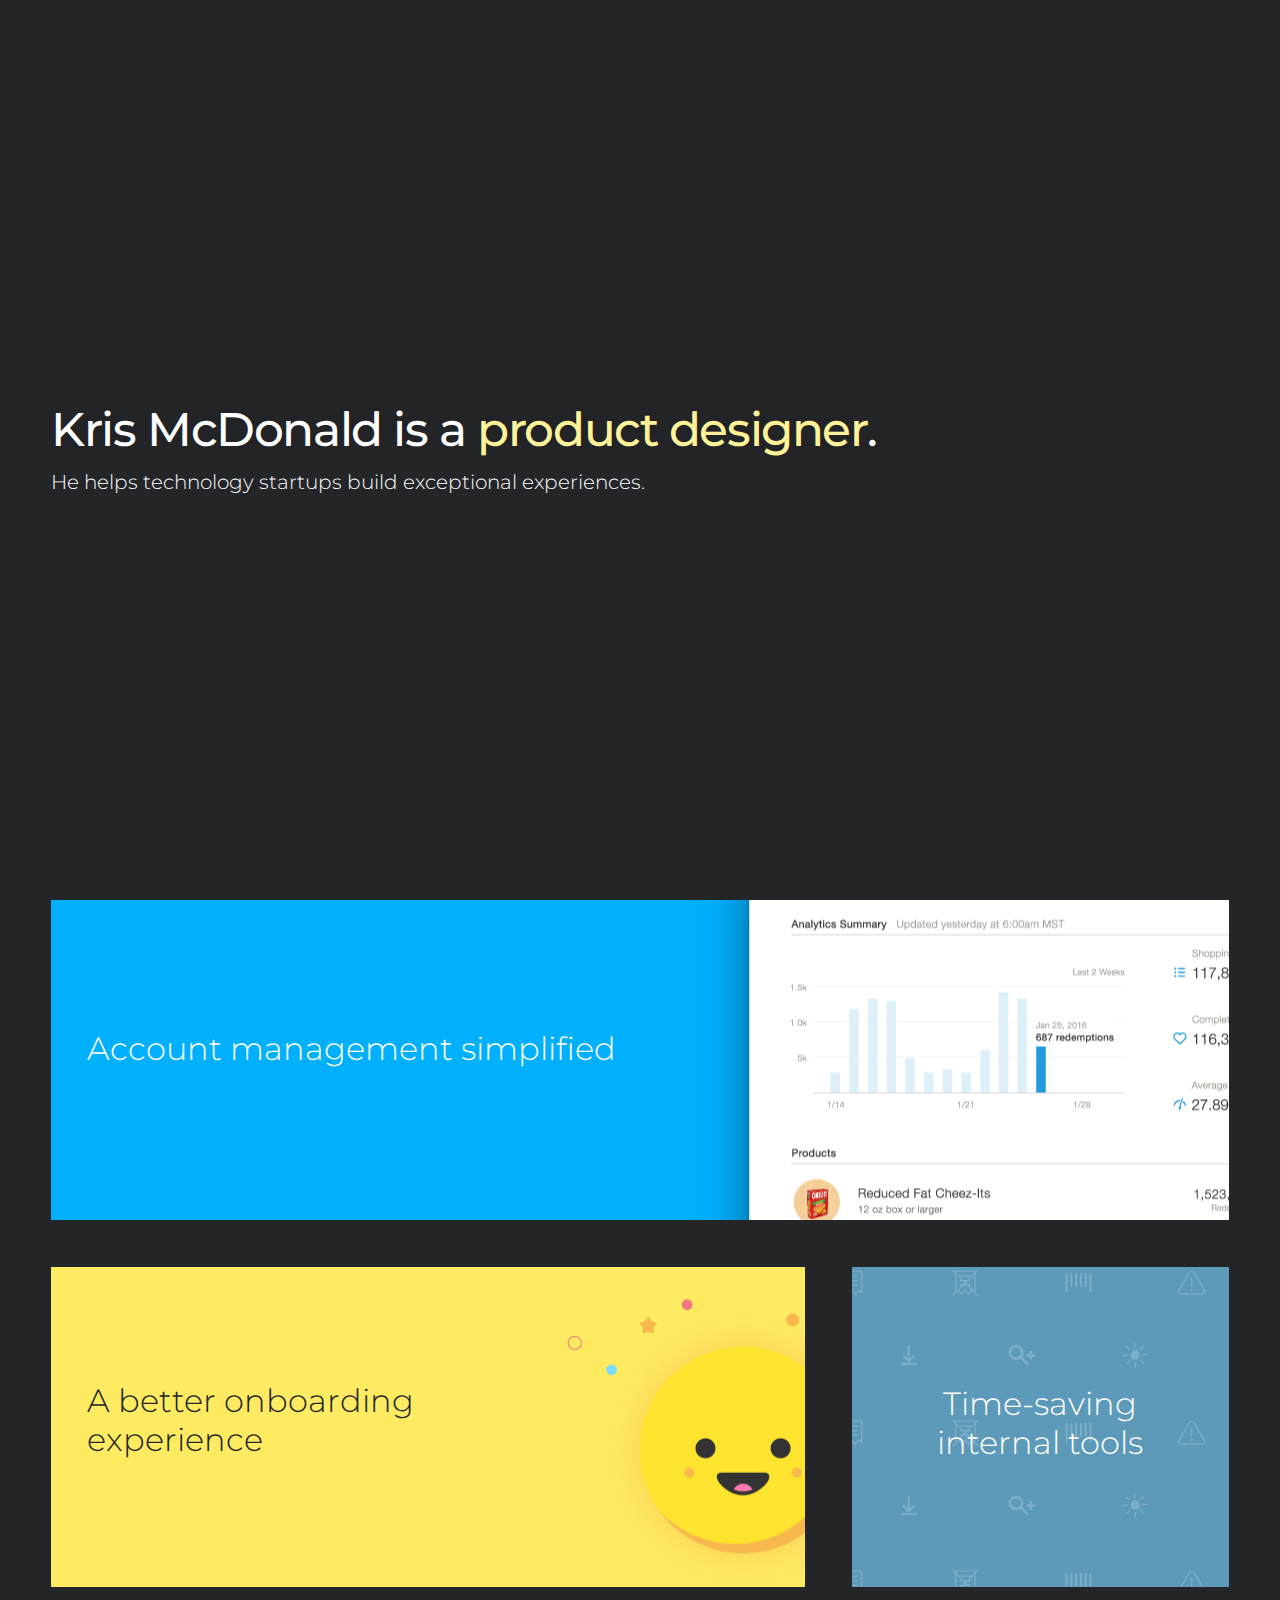
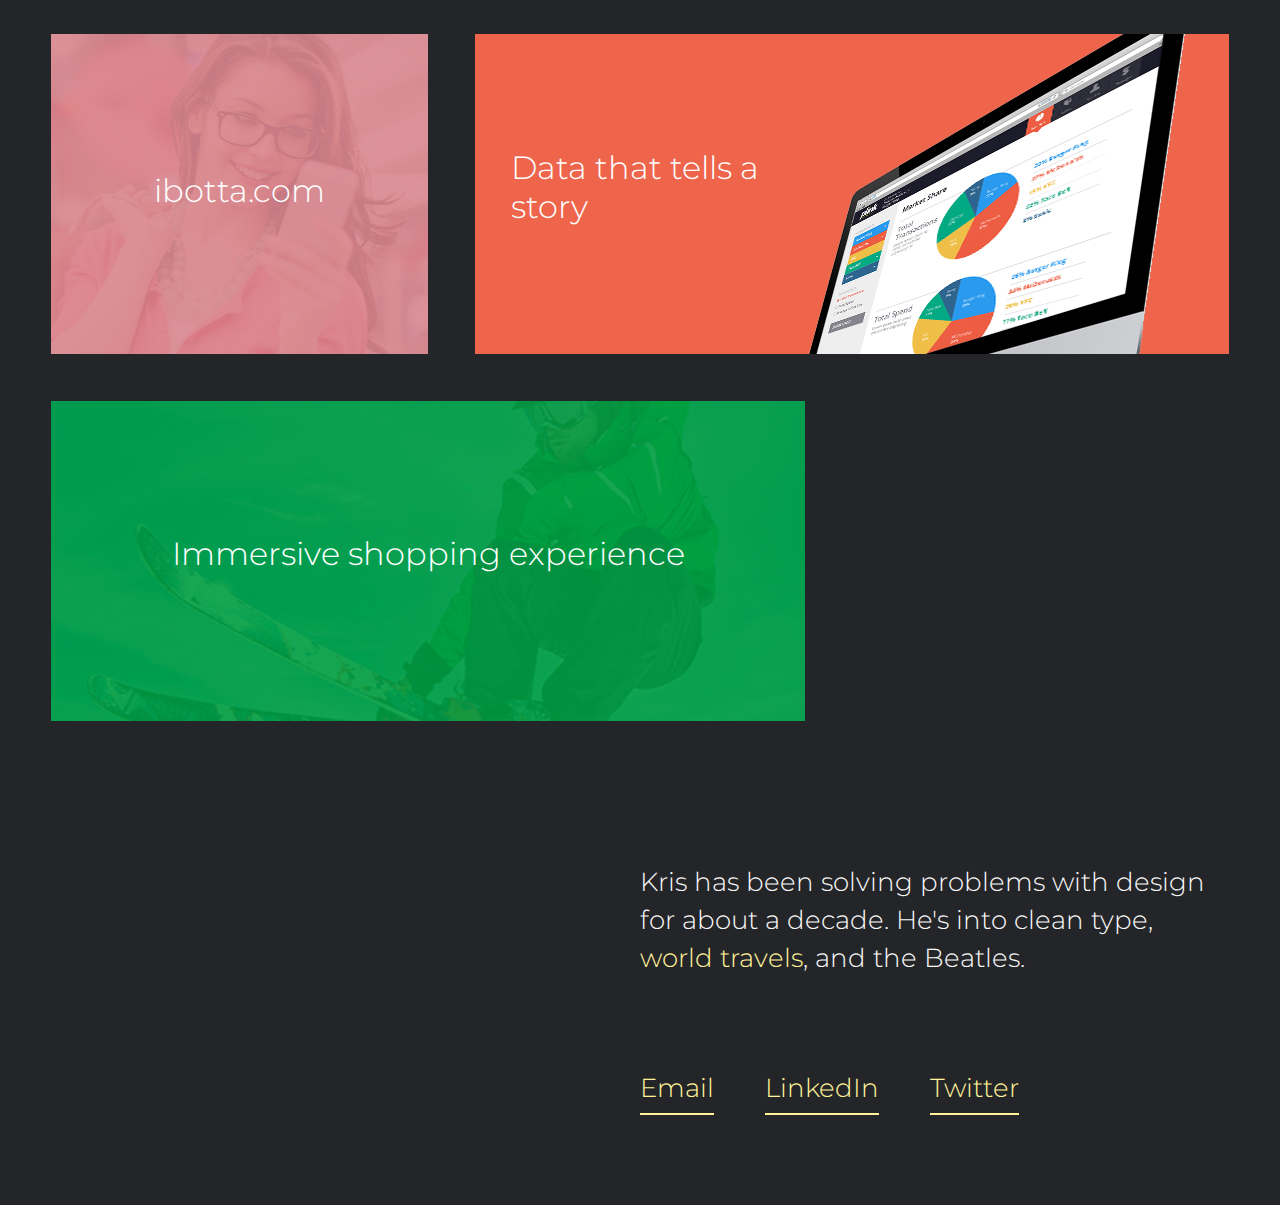
<file: index.html>
<html>
  <head>
    <link rel="stylesheet" href="style/css/style.css" type="text/css"/>
    <link href="https://fonts.googleapis.com/css?family=Montserrat:300,500" rel="stylesheet">
    <link href="https://fonts.googleapis.com/css?family=Merriweather:100,300" rel="stylesheet">
    <meta name="viewport" content="width=device-width" />
    <meta name="format-detection" content="telephone=no">
    <title>Kris McDonald | Product Designer</title>
  </head>

  <body class="dark-bg">

    <div class='intro home'>
      <div class='headline'>
        <h1>Kris McDonald is a <span>product designer</span>.</h1>
        <h3>He helps technology startups build exceptional experiences.</h3>
      </div>
      <div class="arrow"></div>
    </div>

    <div class='projects'>

      <div class='project partner-portal'>
        <a href='partner-portal.html'>
          <h3>Account management simplified</h3>
        </a>
      </div>

      <div class='project onboarding'>
        <a href='onboarding.html'>
          <h3>A better onboarding experience</h3>
        </a>
      </div>

      <div class='project internal-tools'>
        <a href='ibotta-internal.html'>
          <h3>Time-saving internal tools</h3>
        </a>
      </div>

      <div class='project ibotta-web'>
        <a href='ibotta-web.html'>
          <h3>ibotta.com</h3>
        </a>
      </div>

      <div class='project plink-analytics'>
        <a href='plink-analytics.html'>
          <h3>Data that tells a story</h3>
        </a>
      </div>

      <div class='project dsg'>
        <a href='dsg.html'>
          <h3>Immersive shopping experience</h3>
        </a>
      </div>
    </div>

    <footer class="home">
      <h4>Kris has been solving problems with design for about a decade. He's into clean type, <a href="http://www.krismcd.com/smile" target="_blank">world travels</a>, and the Beatles.</h4>
      <ul>
        <li><a href="mailto:kris@krismcd.com" target="_blank">Email</a></li>
        <li><a href="https://www.linkedin.com/in/krismcdonald" target="_blank">LinkedIn</a></li>
        <li><a href="https://twitter.com/krismcd" target="_blank">Twitter</a></li>
      </ul>
    </footer>
  </body>

</html>
</file>
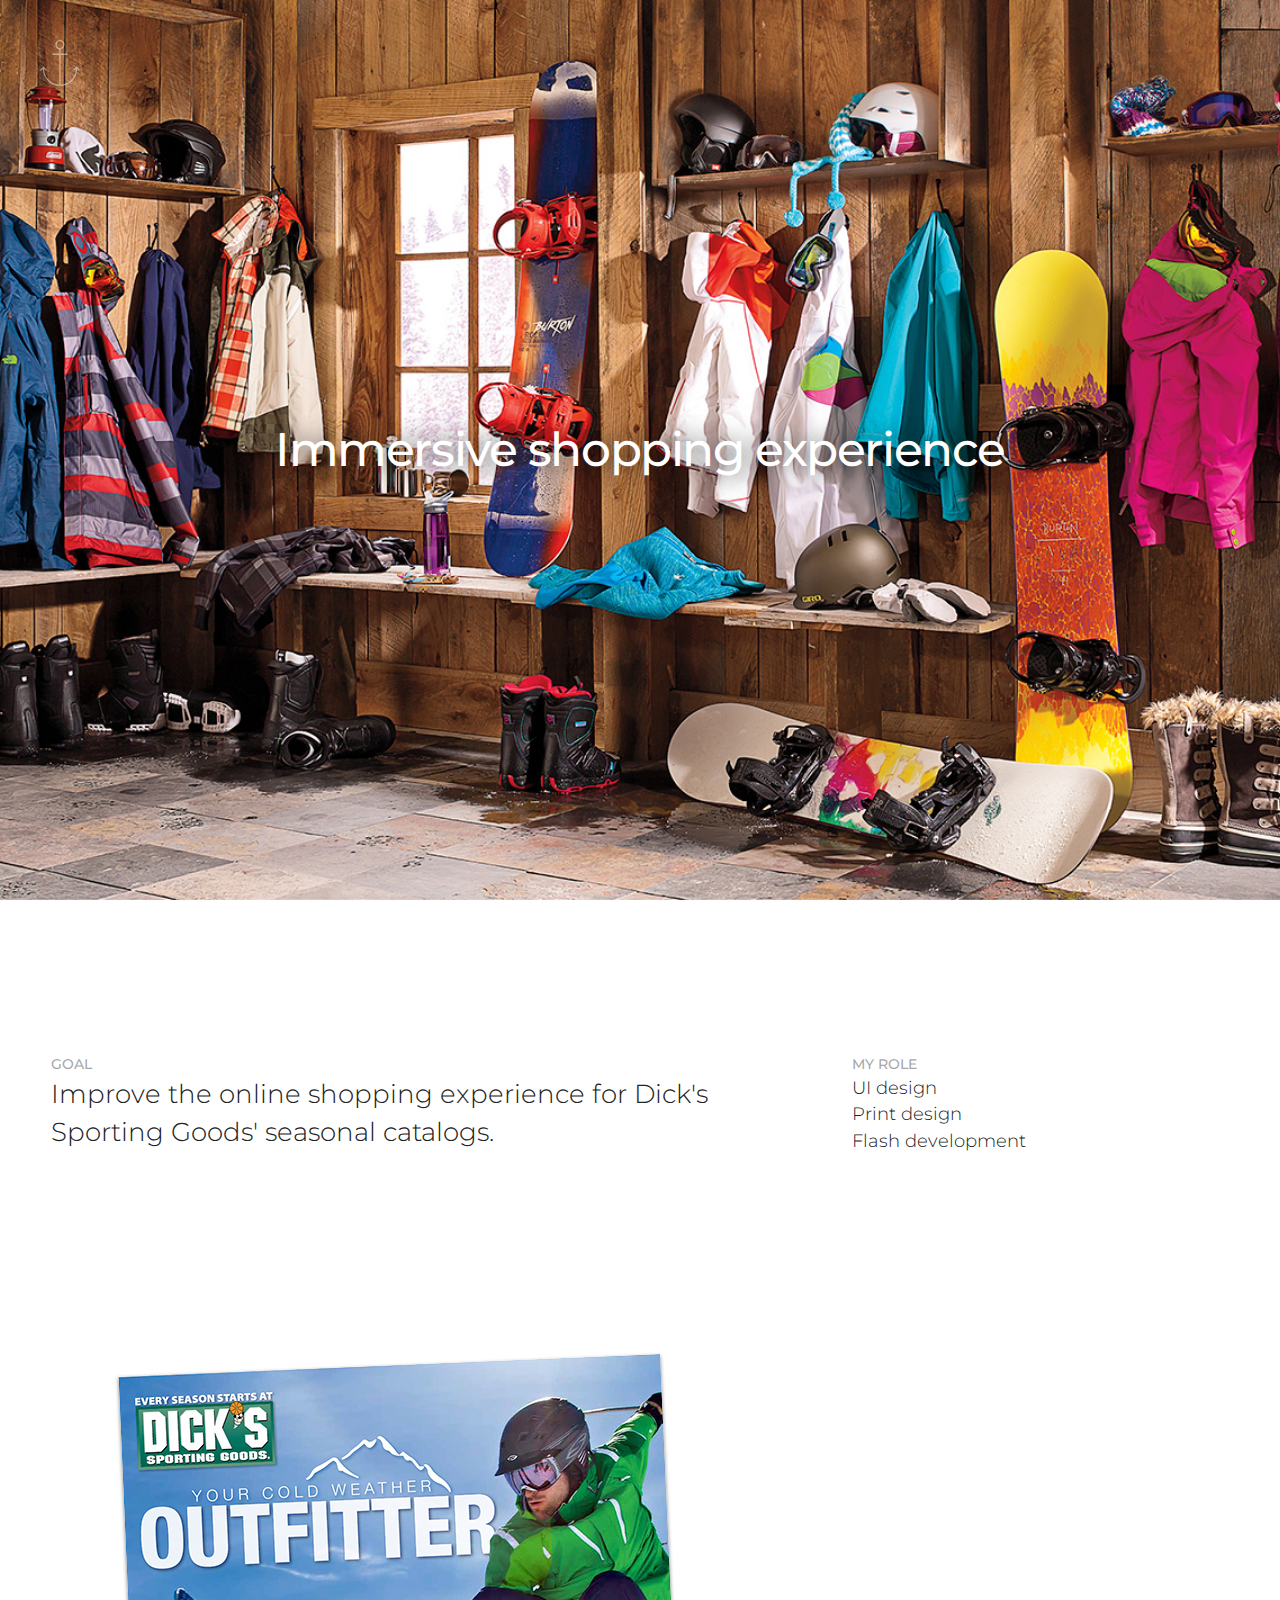
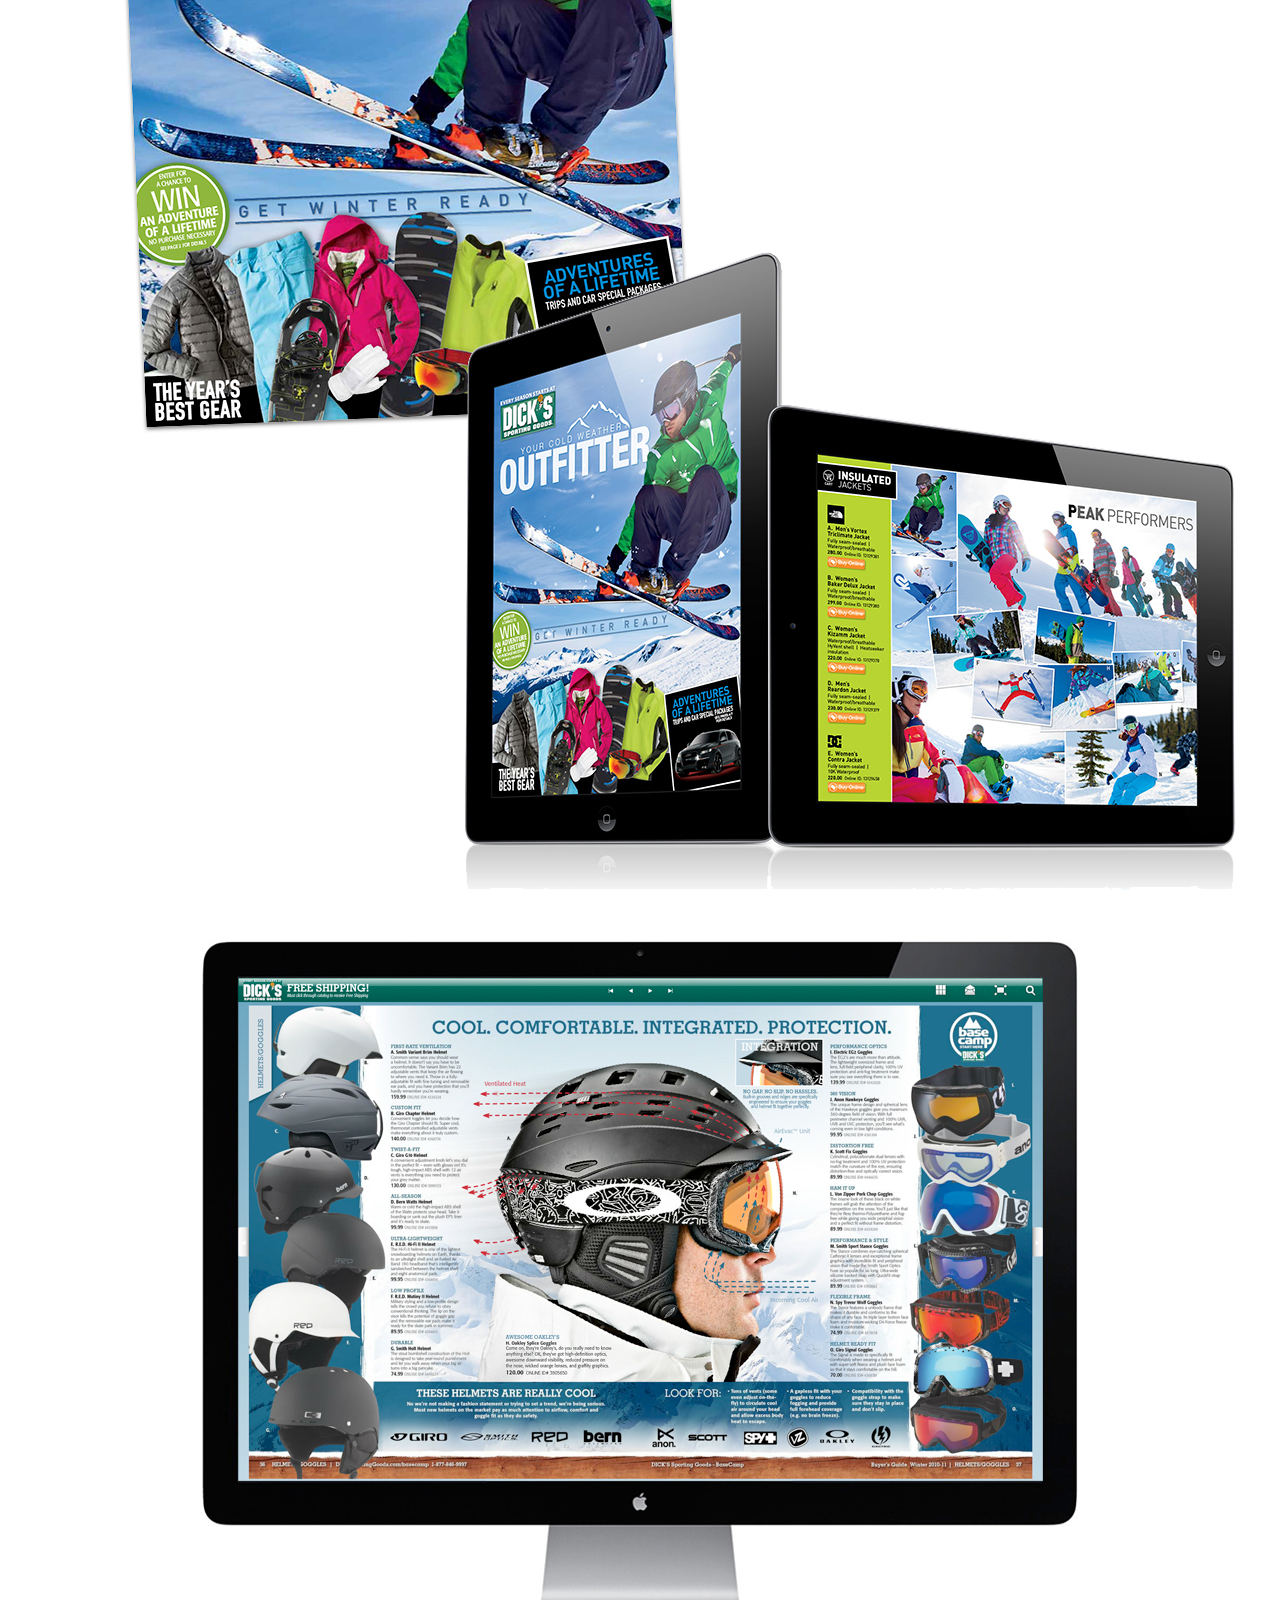
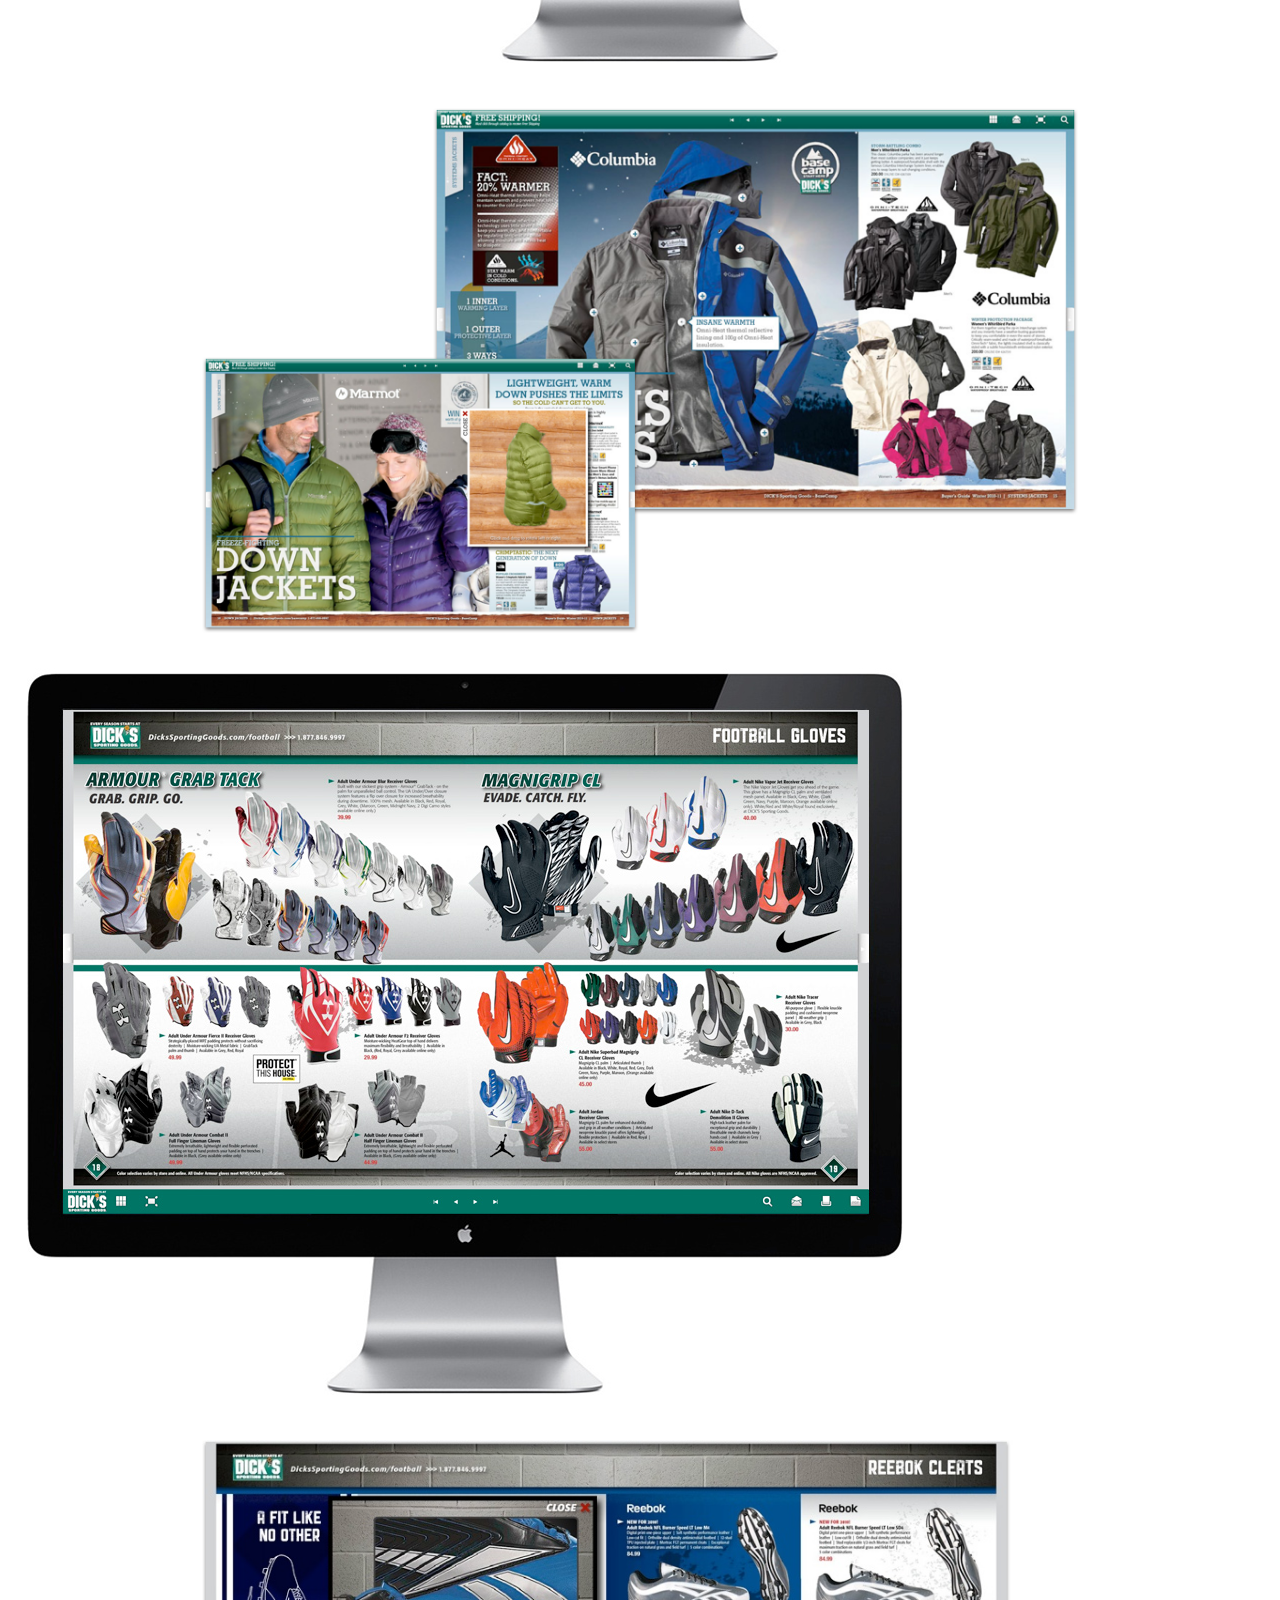
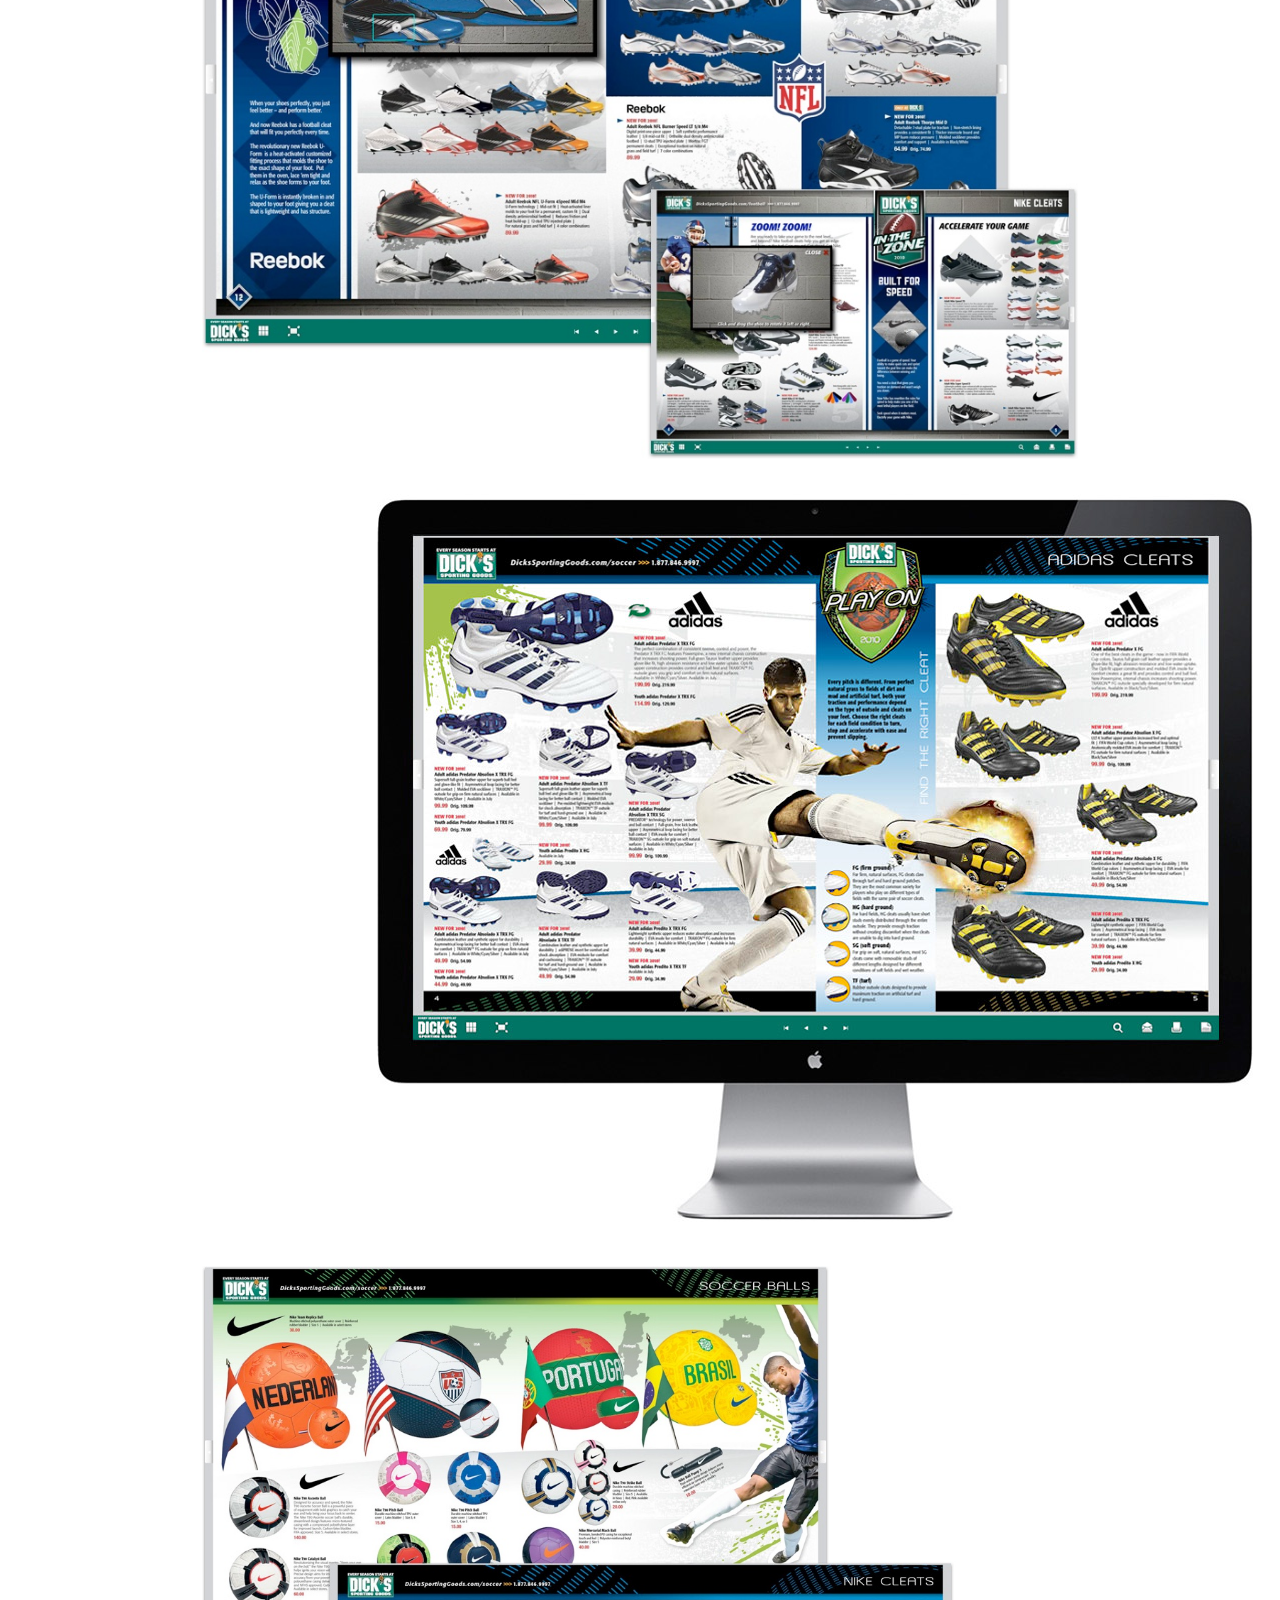
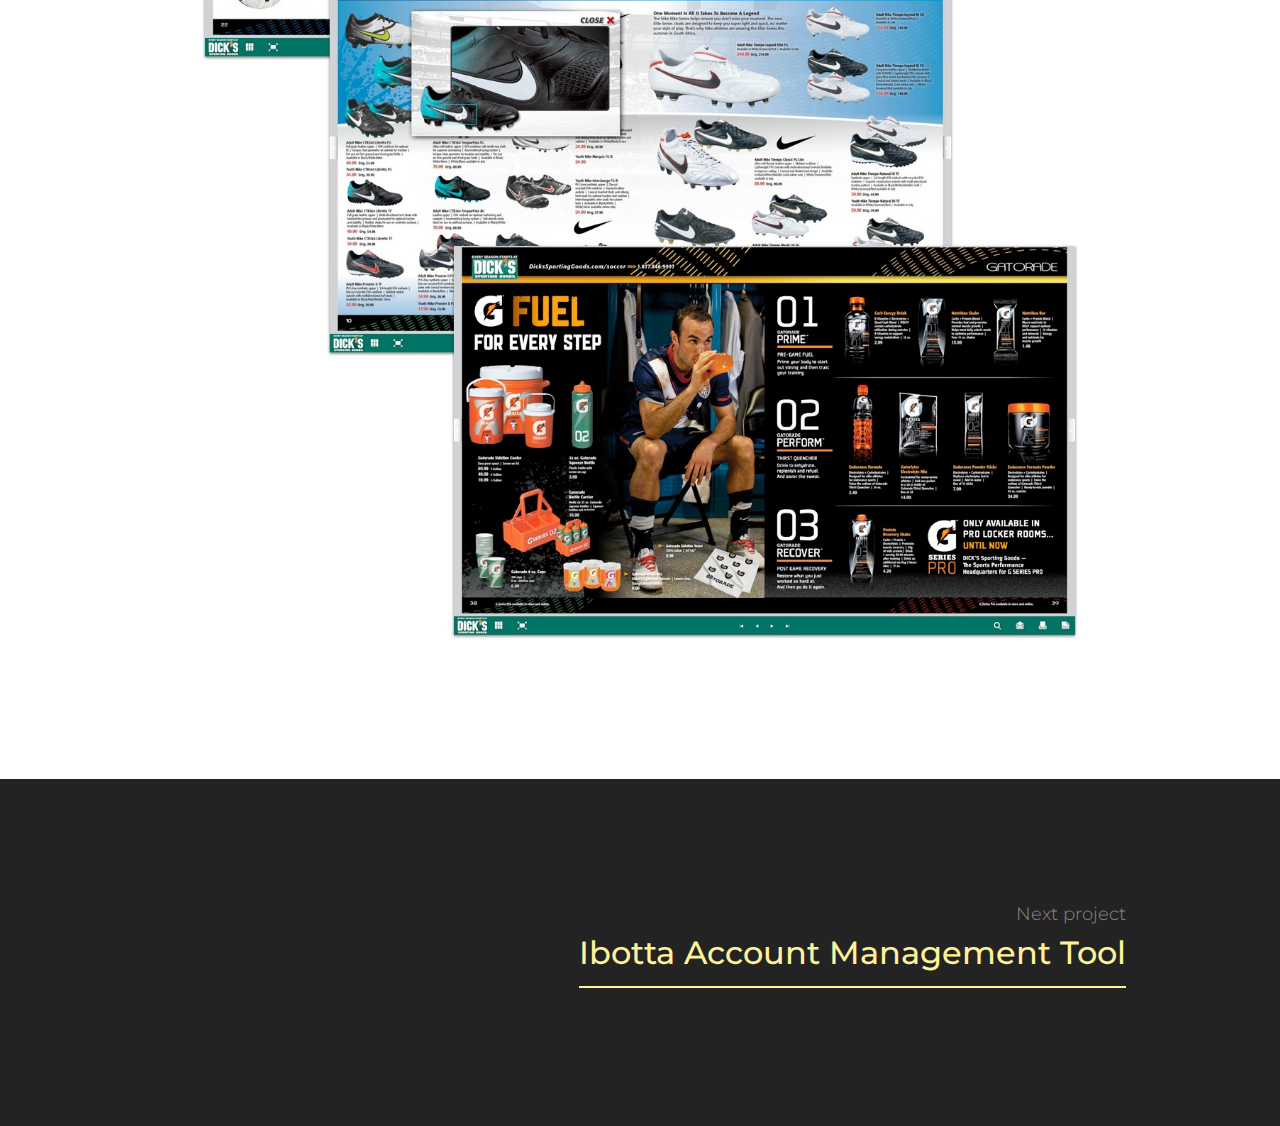
<file: dsg.html>
<html>
  <head>
    <link rel="stylesheet" href="style/css/style.css" type="text/css"/>
    <link href="https://fonts.googleapis.com/css?family=Montserrat:300,500" rel="stylesheet">
    <meta name="viewport" content="width=device-width" />
    <meta name="format-detection" content="telephone=no">
    <title>DSG Immersive Catalogs | Kris McDonald is a product designer.</title>
  </head>

  <body class='bg-white'>
    <div class='project-intro dsg'>
      <a href='index.html'><img class='logo' src='img/logo.svg'></a>
      <div class='headline'>
        <h1>Immersive shopping experience</h1>
      </div>
    </div>

    <div class='project-details'>
      <ul>
        <li class="list-label">Goal</li>
        <li>Improve the online shopping experience for Dick's Sporting Goods' seasonal catalogs.</li>
      </ul>
      <ul>
        <li class="list-label">My Role</li>
        <li>UI design</li>
        <li>Print design</li>
        <li>Flash development</li>
      </ul>
    </div>

    <div class='imgs-centered dsg'>
      <img src='img/projects/dsg/dsg1.png'>
      <img src='img/projects/dsg/dsg2.png'>
      <img src='img/projects/dsg/dsg3.jpg'>
      <img src='img/projects/dsg/dsg4.png'>
      <img src='img/projects/dsg/dsg5.jpg'>
      <img src='img/projects/dsg/dsg6.jpg'>
      <img src='img/projects/dsg/dsg7.jpg'>
      <img src='img/projects/dsg/dsg8.jpg'>
    </div>

    <div class='next-project'>
      <p>Next project</p>
      <h3><a href='partner-portal.html'>Ibotta Account Management Tool</a></h3>
    </div>

  </body>

</html>
</file>
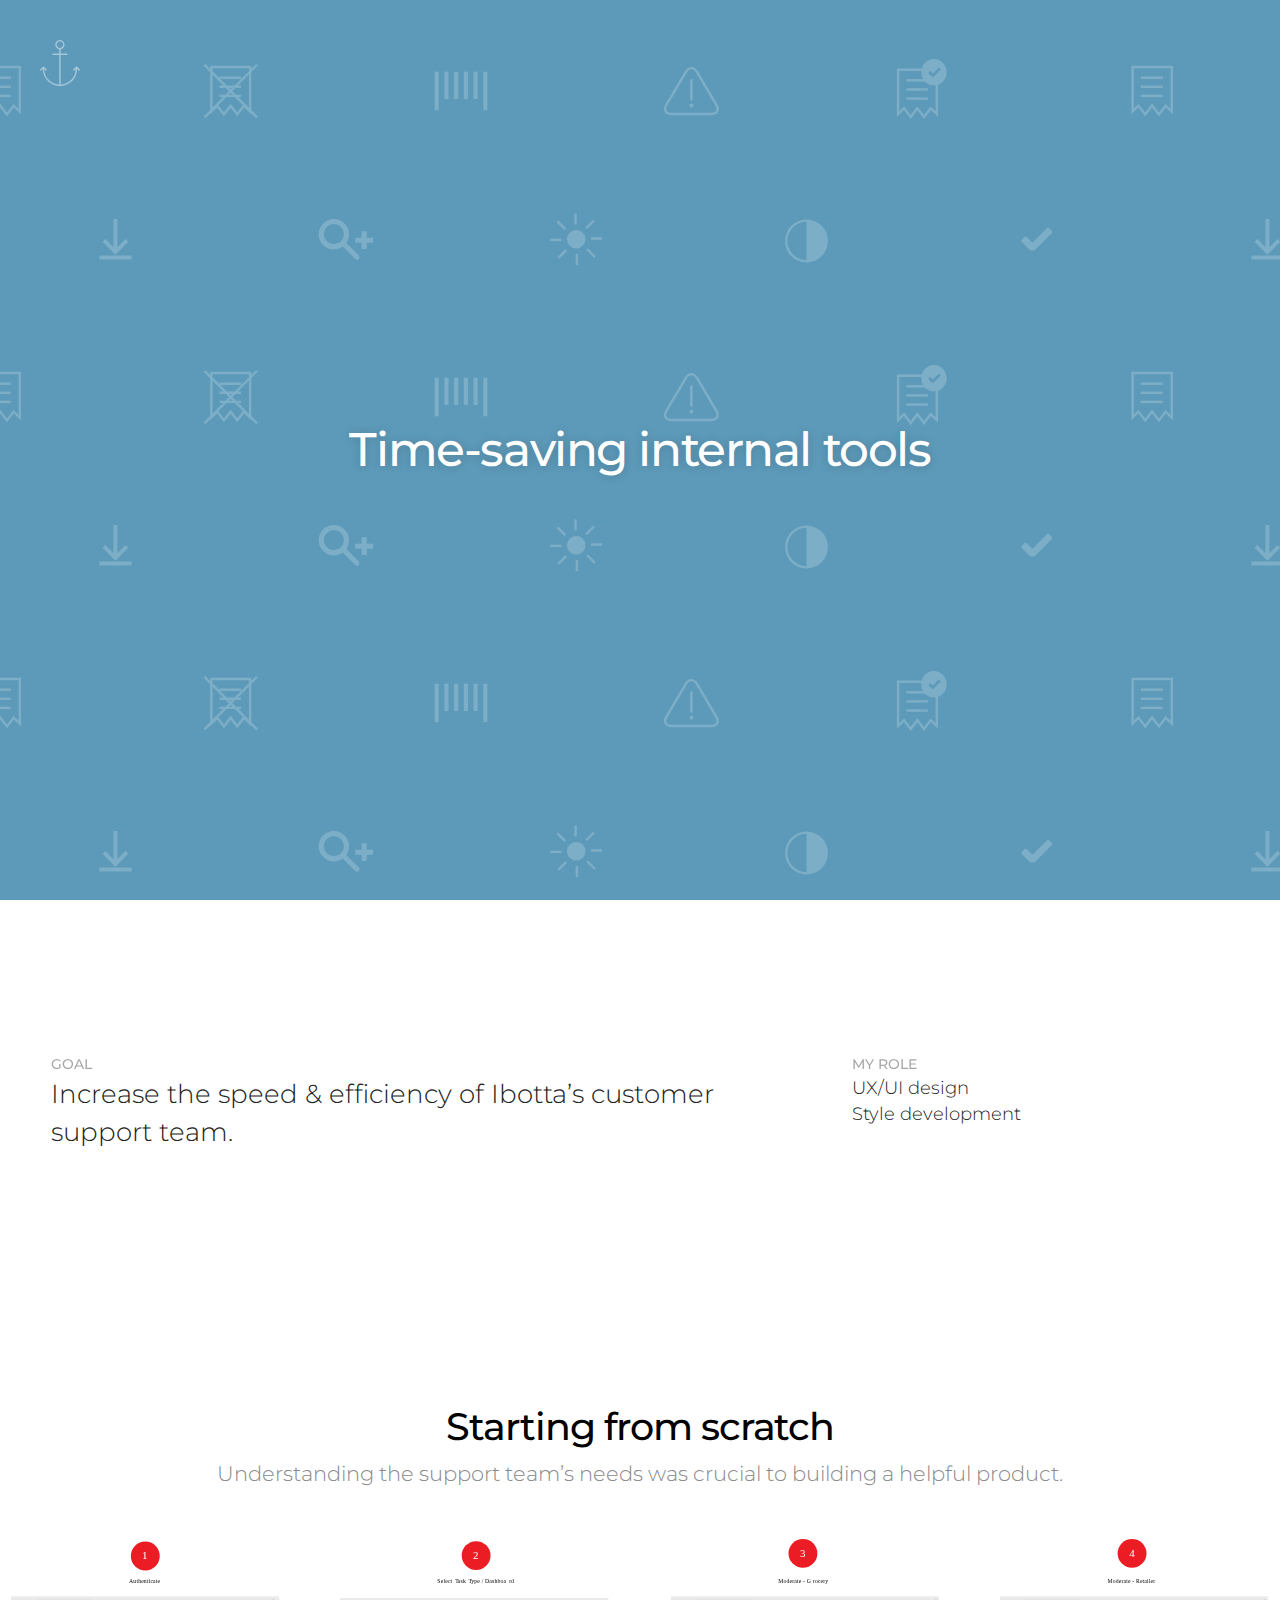
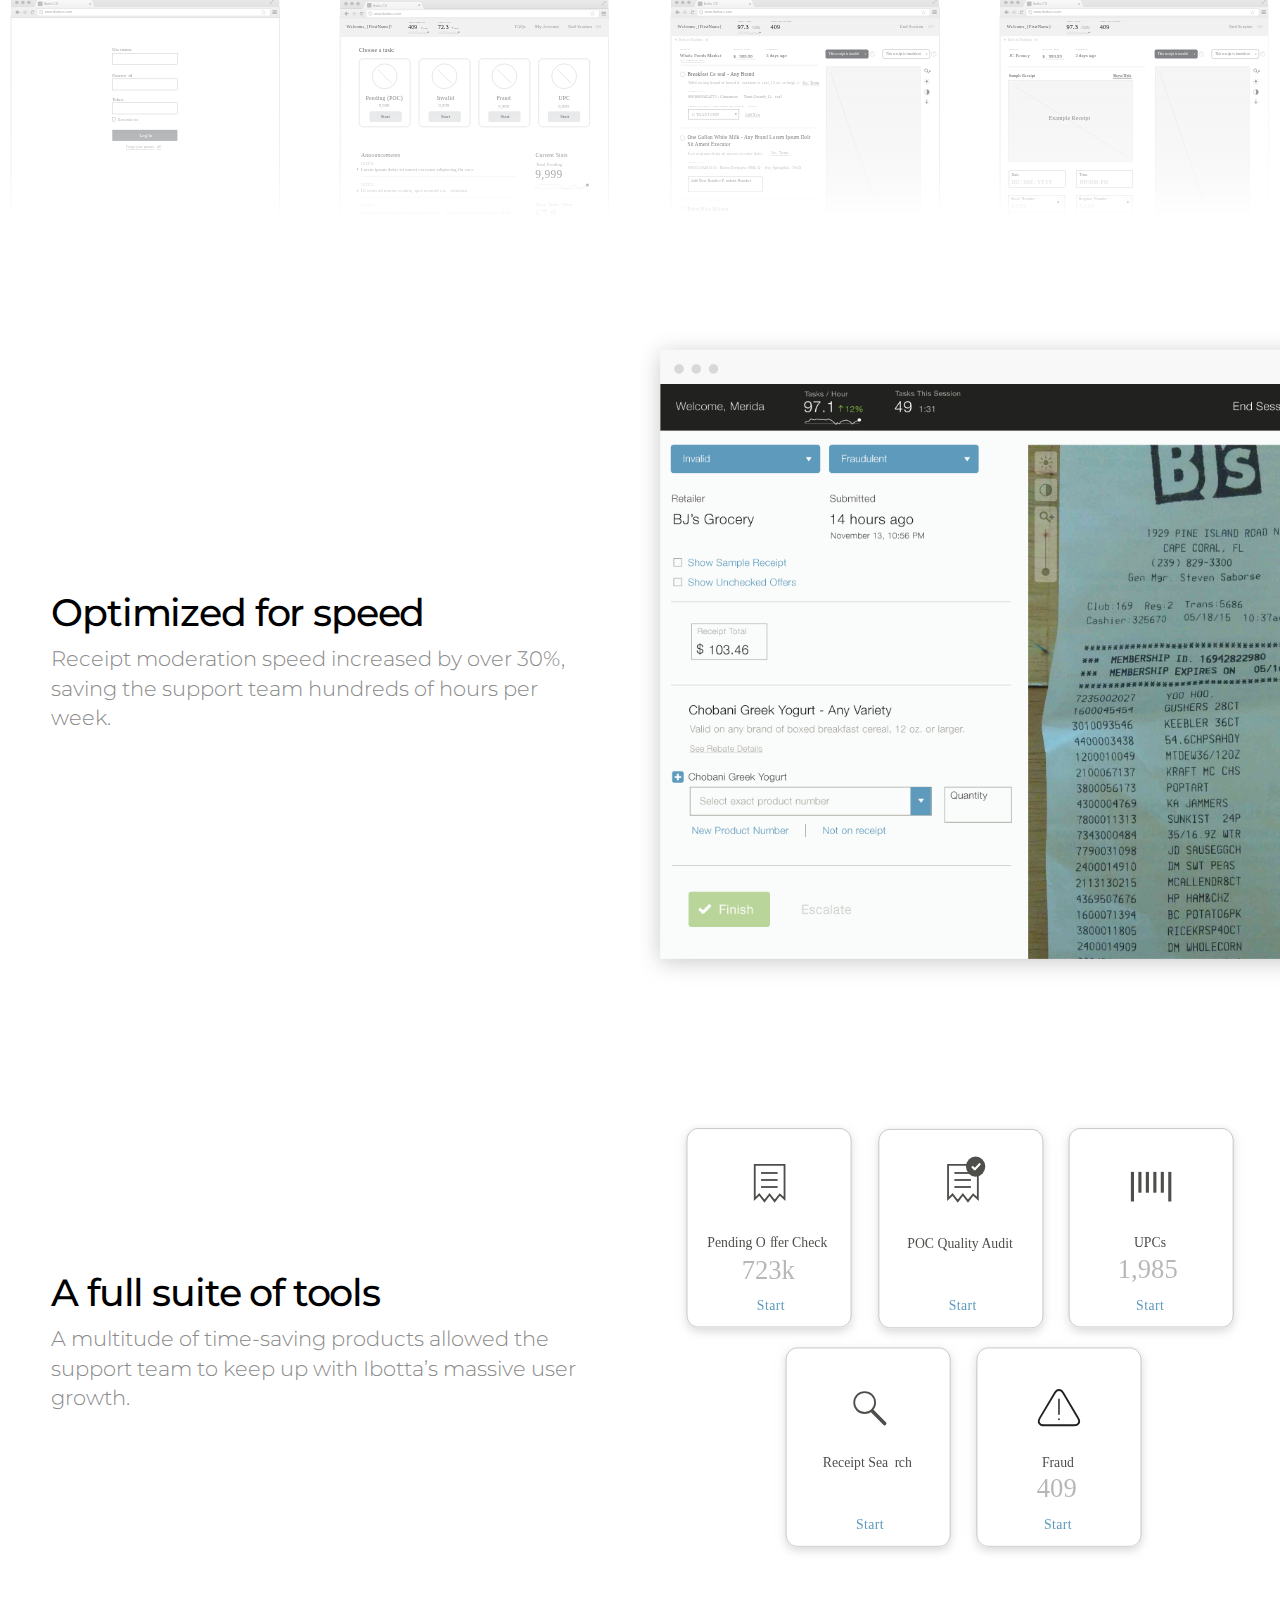
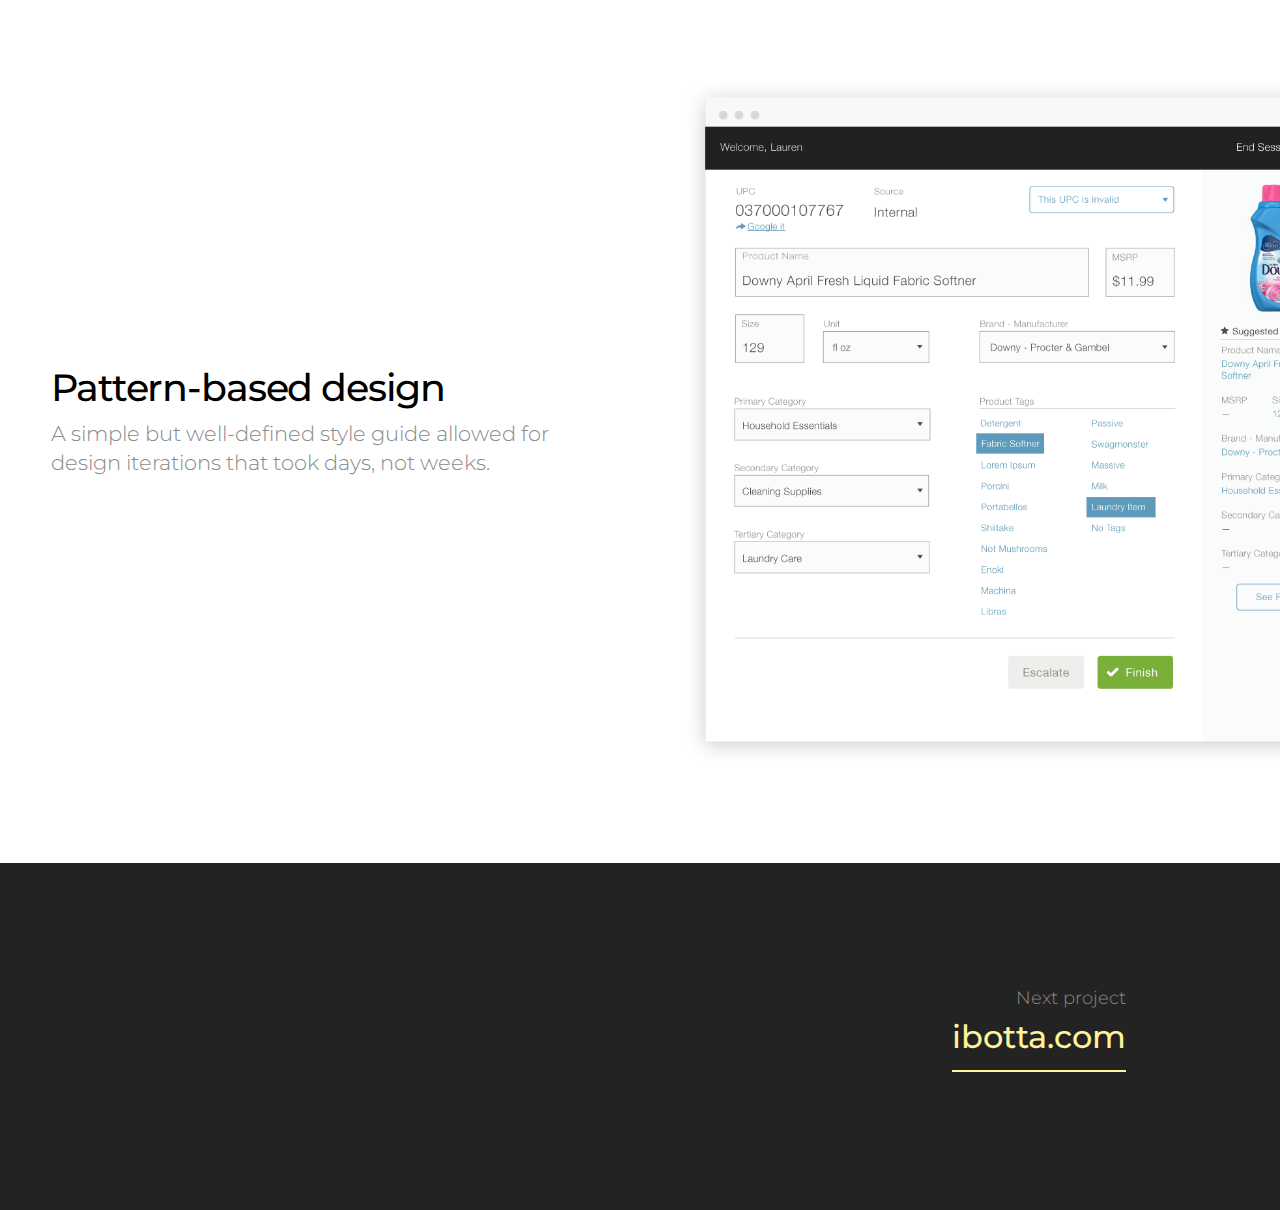
<file: ibotta-internal.html>
<html>
  <head>
    <link rel="stylesheet" href="style/css/style.css" type="text/css"/>
    <link href="https://fonts.googleapis.com/css?family=Montserrat:300,500" rel="stylesheet">
    <meta name="viewport" content="width=device-width" />
    <meta name="format-detection" content="telephone=no">
    <title>Ibotta Internal Tools | Kris McDonald is a product designer.</title>
  </head>

  <body>
    <div class='project-intro ibotta-internal'>
      <a href='index.html'><img class='logo' src='img/logo.svg'></a>
      <div class='headline'>
        <h1>Time-saving internal tools</h1>
      </div>
    </div>

    <div class='project-details'>
      <ul>
        <li class="list-label">Goal</li>
        <li>Increase the speed &amp; efficiency of Ibotta&rsquo;s customer support team.</li>
      </ul>
      <ul>
        <li class="list-label">My Role</li>
        <li>UX/UI design</li>
        <li>Style development</li>
      </ul>
    </div>

    <div class='benefit ibotta-internal scratch horizontal'>
      <div class='description'>
        <h2>Starting from scratch</h2>
        <p>Understanding the support team&rsquo;s needs was crucial to building a helpful product.</p>
      </div>
      <div class='img-container'>
        <img src='img/projects/ibotta-internal/benefit_wireframe.svg'>
      </div>
    </div>

    <div class='benefit ibotta-internal poc'>
      <div class='description'>
        <h2>Optimized for speed</h2>
        <p>Receipt moderation speed increased by over 30%, saving the support team hundreds of hours per week.</p>
      </div>
      <div class='img-container'>
        <img src='img/projects/ibotta-internal/benefit_poc.png'>
      </div>
    </div>

    <div class='benefit ibotta-internal tools'>
      <div class='description'>
        <h2>A full suite of tools</h2>
        <p>A multitude of time-saving products allowed the support team to keep up with Ibotta&rsquo;s massive user growth.</p>
      </div>
      <div class='img-container'>
        <img src='img/projects/ibotta-internal/benefit_tools.svg'>
      </div>
    </div>

    <div class='benefit ibotta-internal pattern'>
      <div class='description'>
        <h2>Pattern-based design</h2>
        <p>A simple but well-defined style guide allowed for design iterations that took days, not weeks.</p>
      </div>
      <div class='img-container'>
        <img src='img/projects/ibotta-internal/benefit_upc-tool.png'>
      </div>
    </div>

    <div class='next-project'>
      <p>Next project</p>
      <h3><a href='ibotta-web.html'>ibotta.com</a></h3>
    </div>

  </body>

</html>
</file>
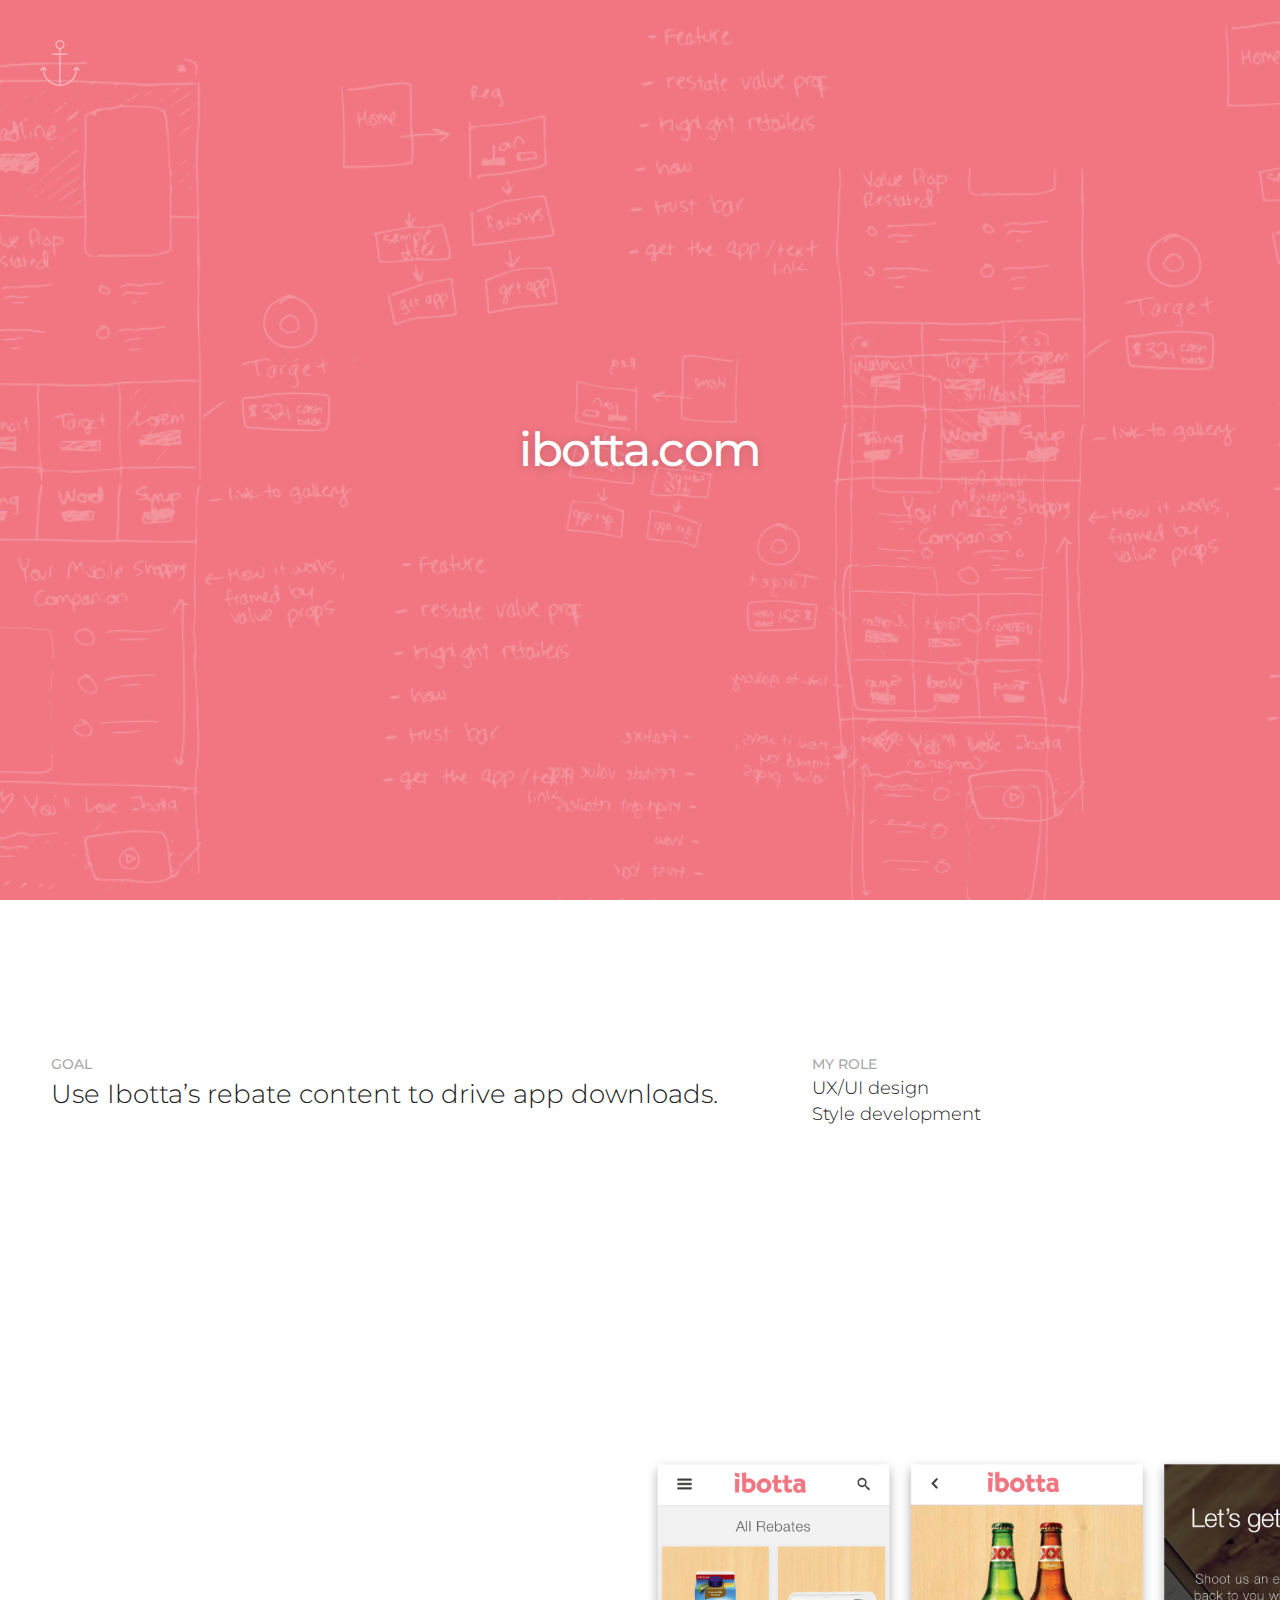
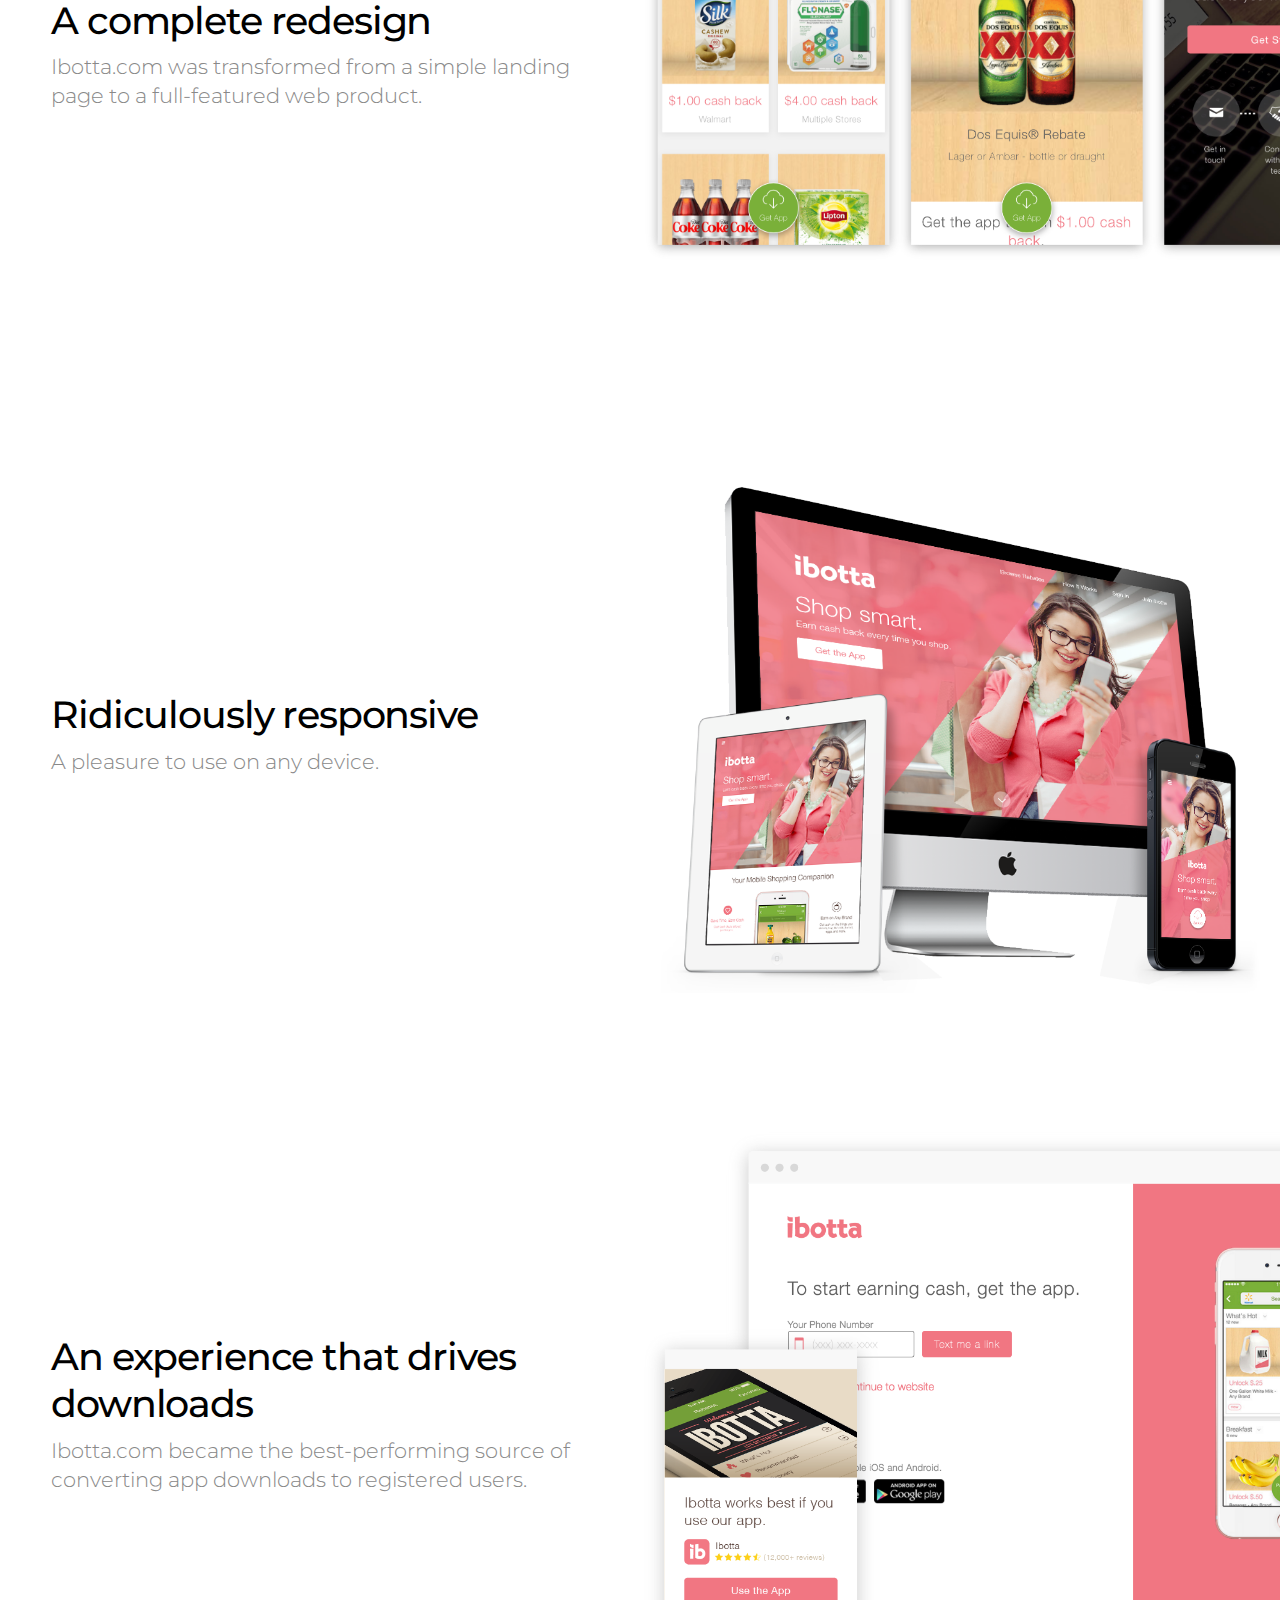
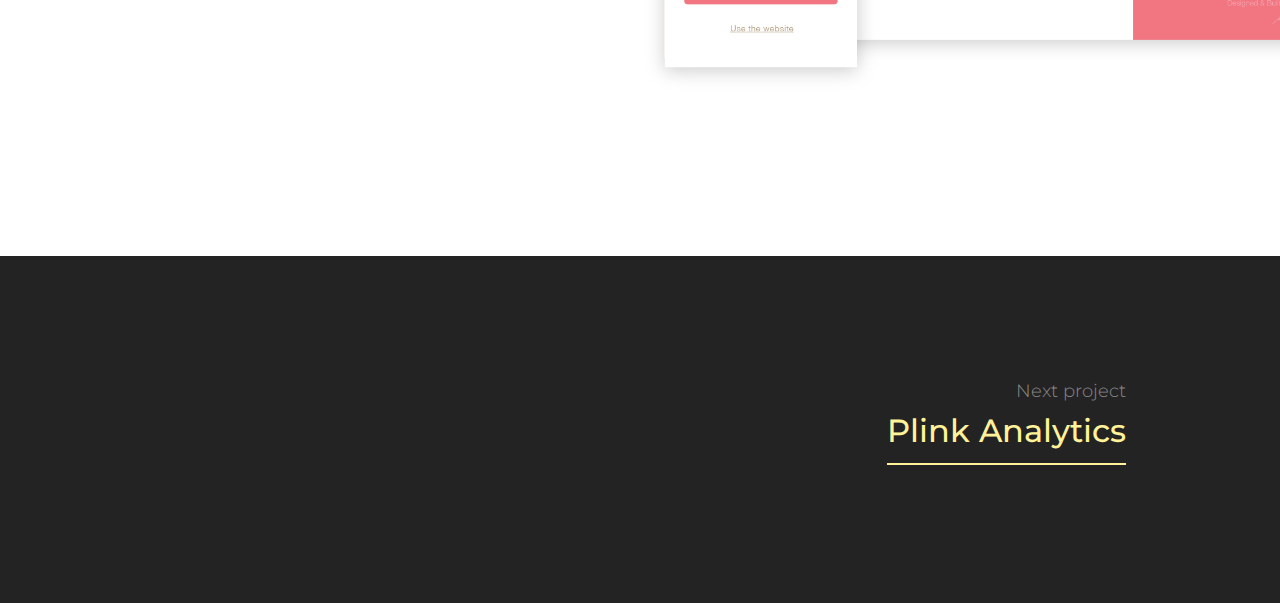
<file: ibotta-web.html>
<html>
  <head>
    <link rel="stylesheet" href="style/css/style.css" type="text/css"/>
    <link href="https://fonts.googleapis.com/css?family=Montserrat:300,500" rel="stylesheet">
    <meta name="viewport" content="width=device-width" />
    <meta name="format-detection" content="telephone=no">
    <title>Ibotta.com | Kris McDonald is a product designer.</title>
  </head>

  <body>
    <div class='project-intro ibotta-web'>
      <a href='index.html'><img class='logo' src='img/logo.svg'></a>
      <div class='headline'>
        <h1>ibotta.com</h1>
      </div>
    </div>

    <div class='project-details'>
      <ul>
        <li class="list-label">Goal</li>
        <li>Use Ibotta&rsquo;s rebate content to drive app downloads.</li>
      </ul>
      <ul>
        <li class="list-label">My Role</li>
        <li>UX/UI design</li>
        <li>Style development</li>
      </ul>
    </div>

    <div class='benefit ibotta-web redesign'>
      <div class='description'>
        <h2>A complete redesign</h2>
        <p>Ibotta.com was transformed from a simple landing page to a full-featured web product.</p>
      </div>
      <div class='img-container'>
        <img src='img/projects/ibotta-web/mobile-redesign.png'>
      </div>
    </div>

    <div class='benefit ibotta-web responsive'>
      <div class='description'>
        <h2>Ridiculously responsive</h2>
        <p>A pleasure to use on any device.</p>
      </div>
      <div class='img-container'>
        <img src='img/projects/ibotta-web/responsive.png'>
      </div>
    </div>

    <div class='benefit ibotta-web roadblock'>
      <div class='description'>
        <h2>An experience that drives downloads</h2>
        <p>Ibotta.com became the best-performing source of converting app downloads to registered users.</p>
      </div>
      <div class='img-container'>
        <img src='img/projects/ibotta-web/roadblock.png'>
      </div>
    </div>

    <div class='next-project'>
      <p>Next project</p>
      <h3><a href='plink-analytics.html'>Plink Analytics</a></h3>
    </div>

  </body>

</html>
</file>
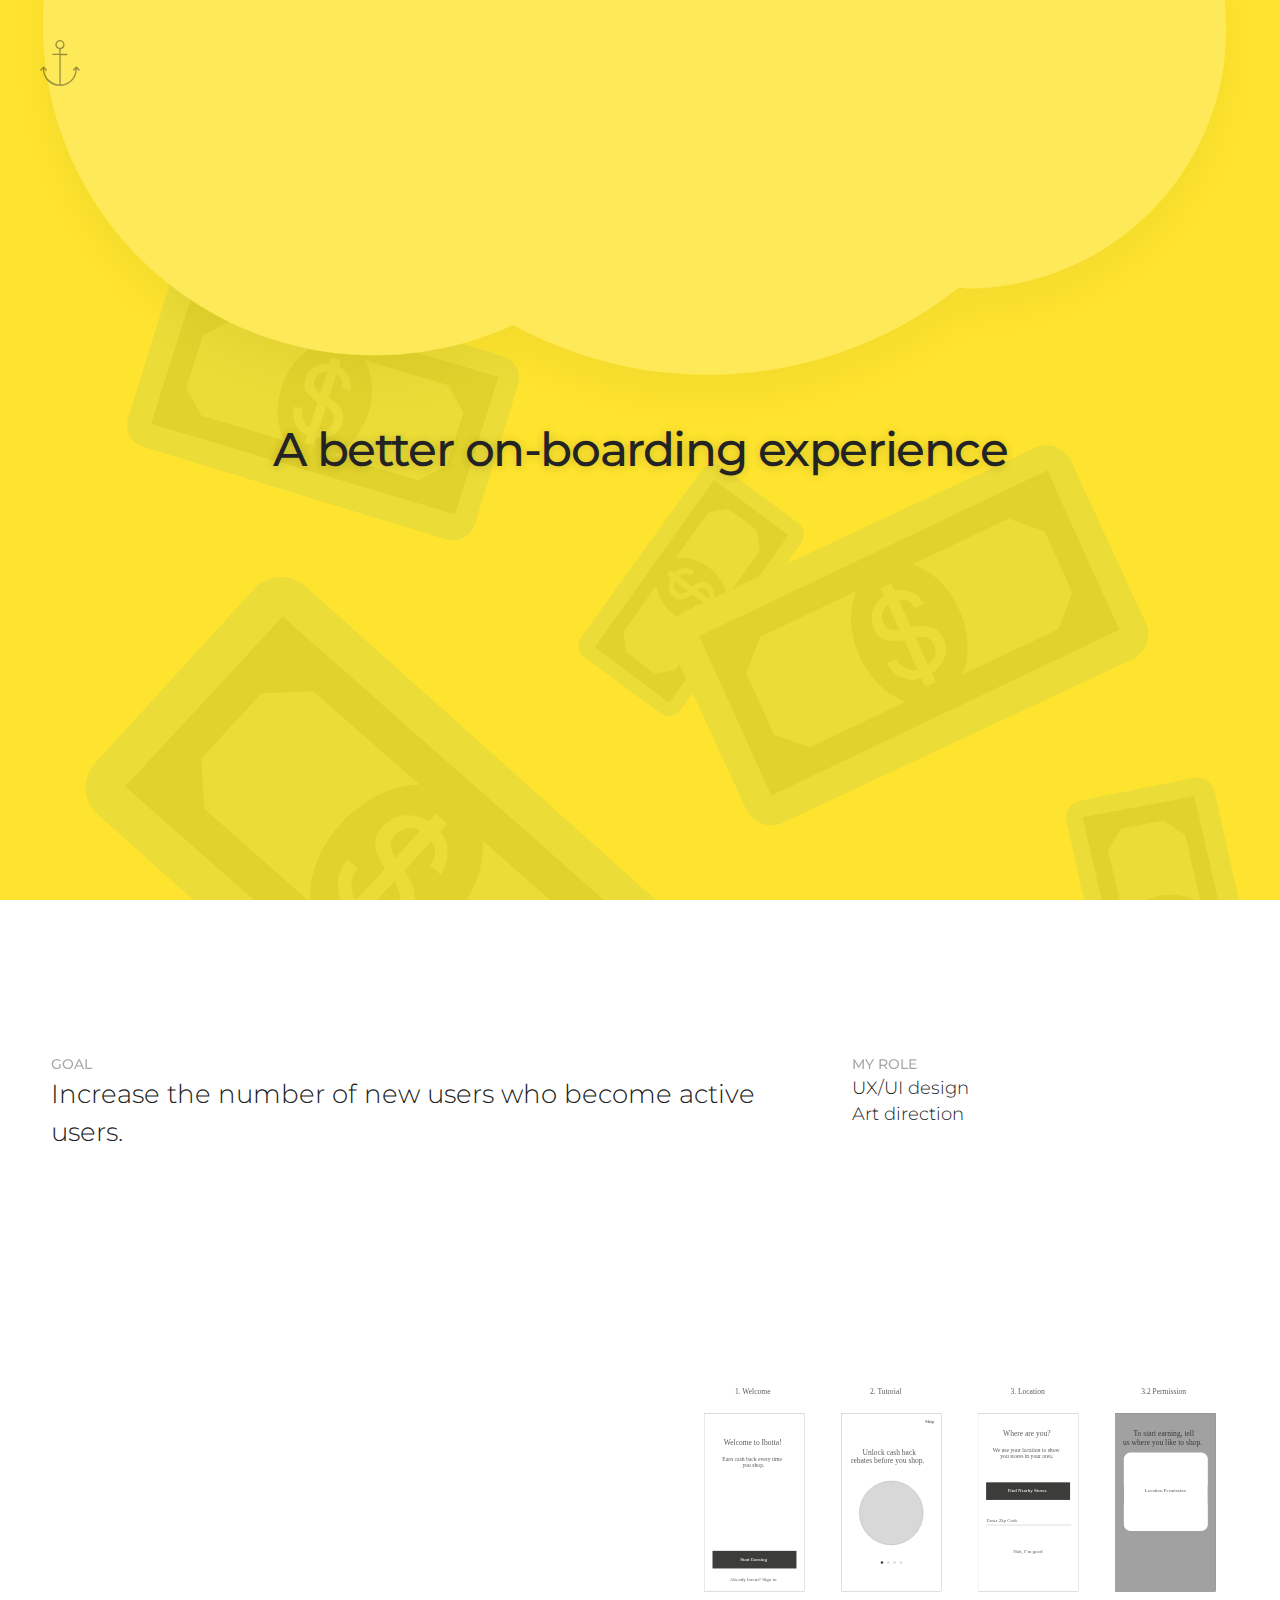
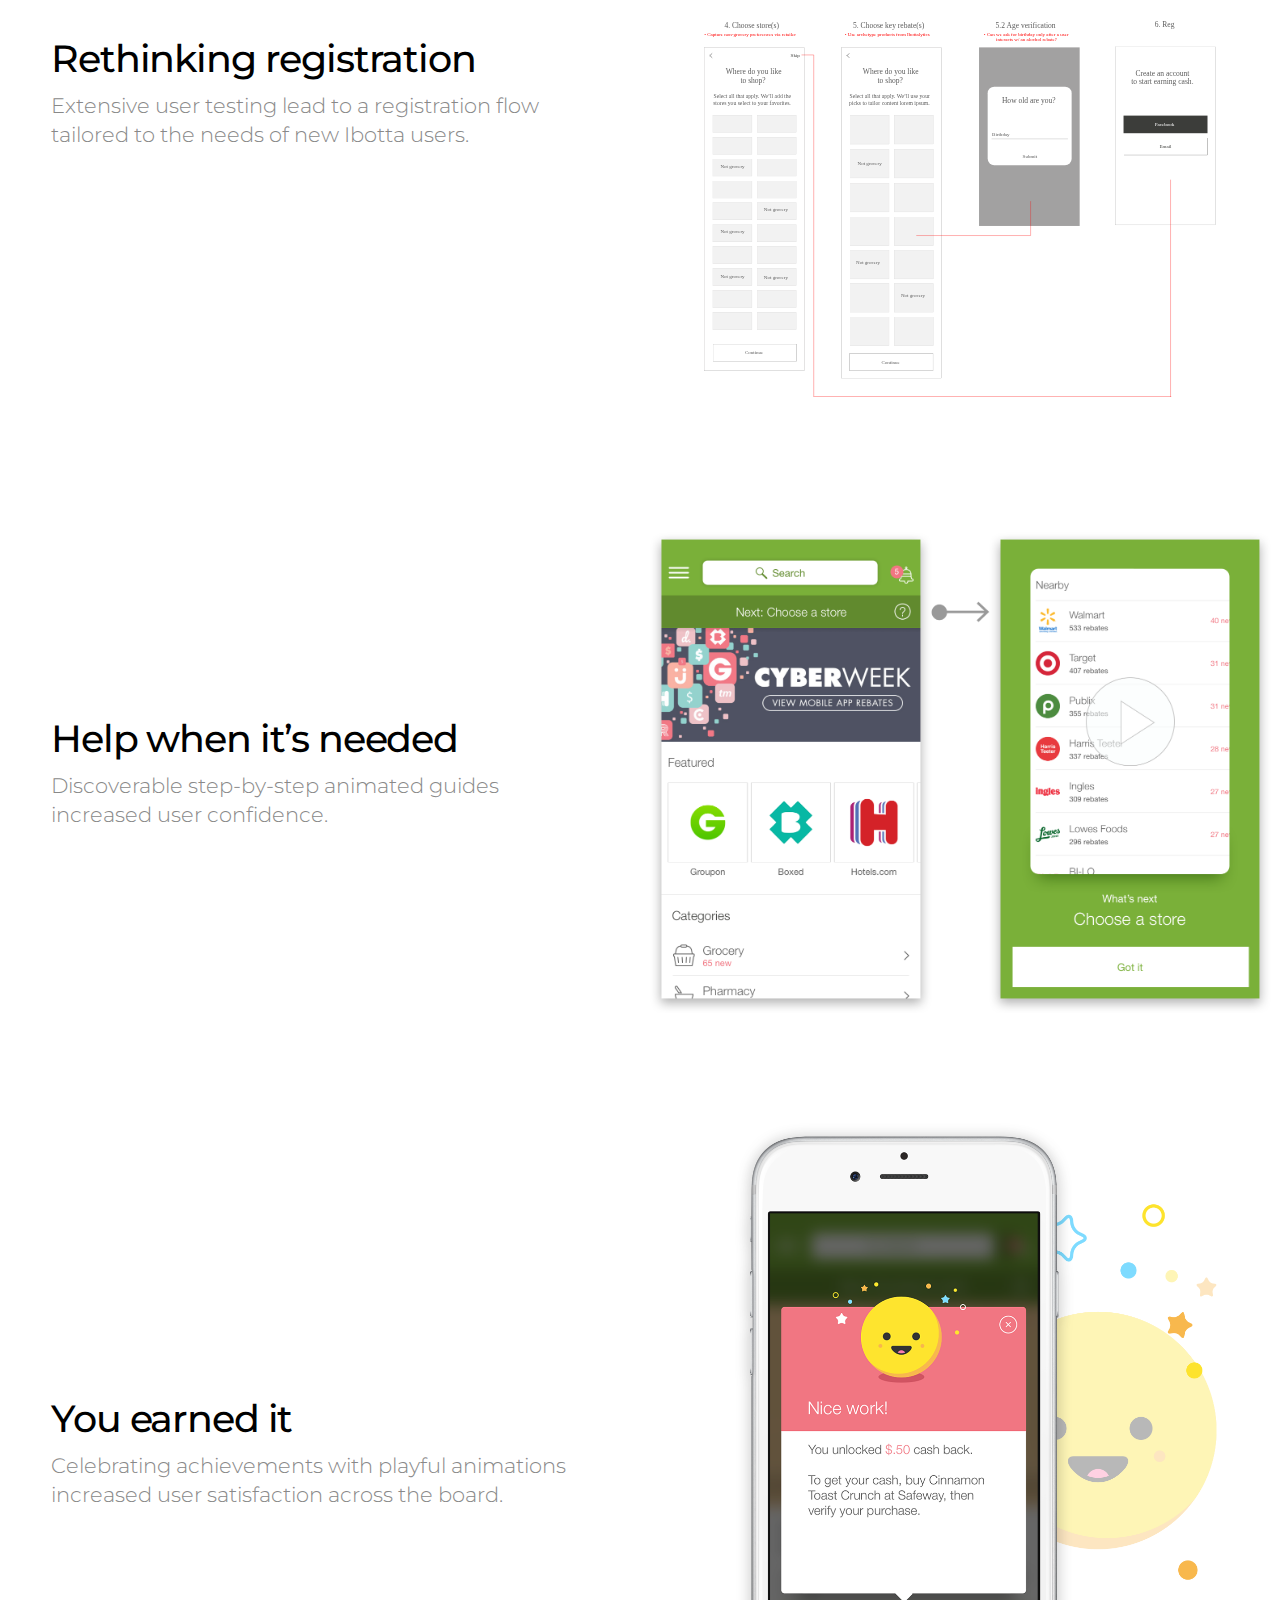
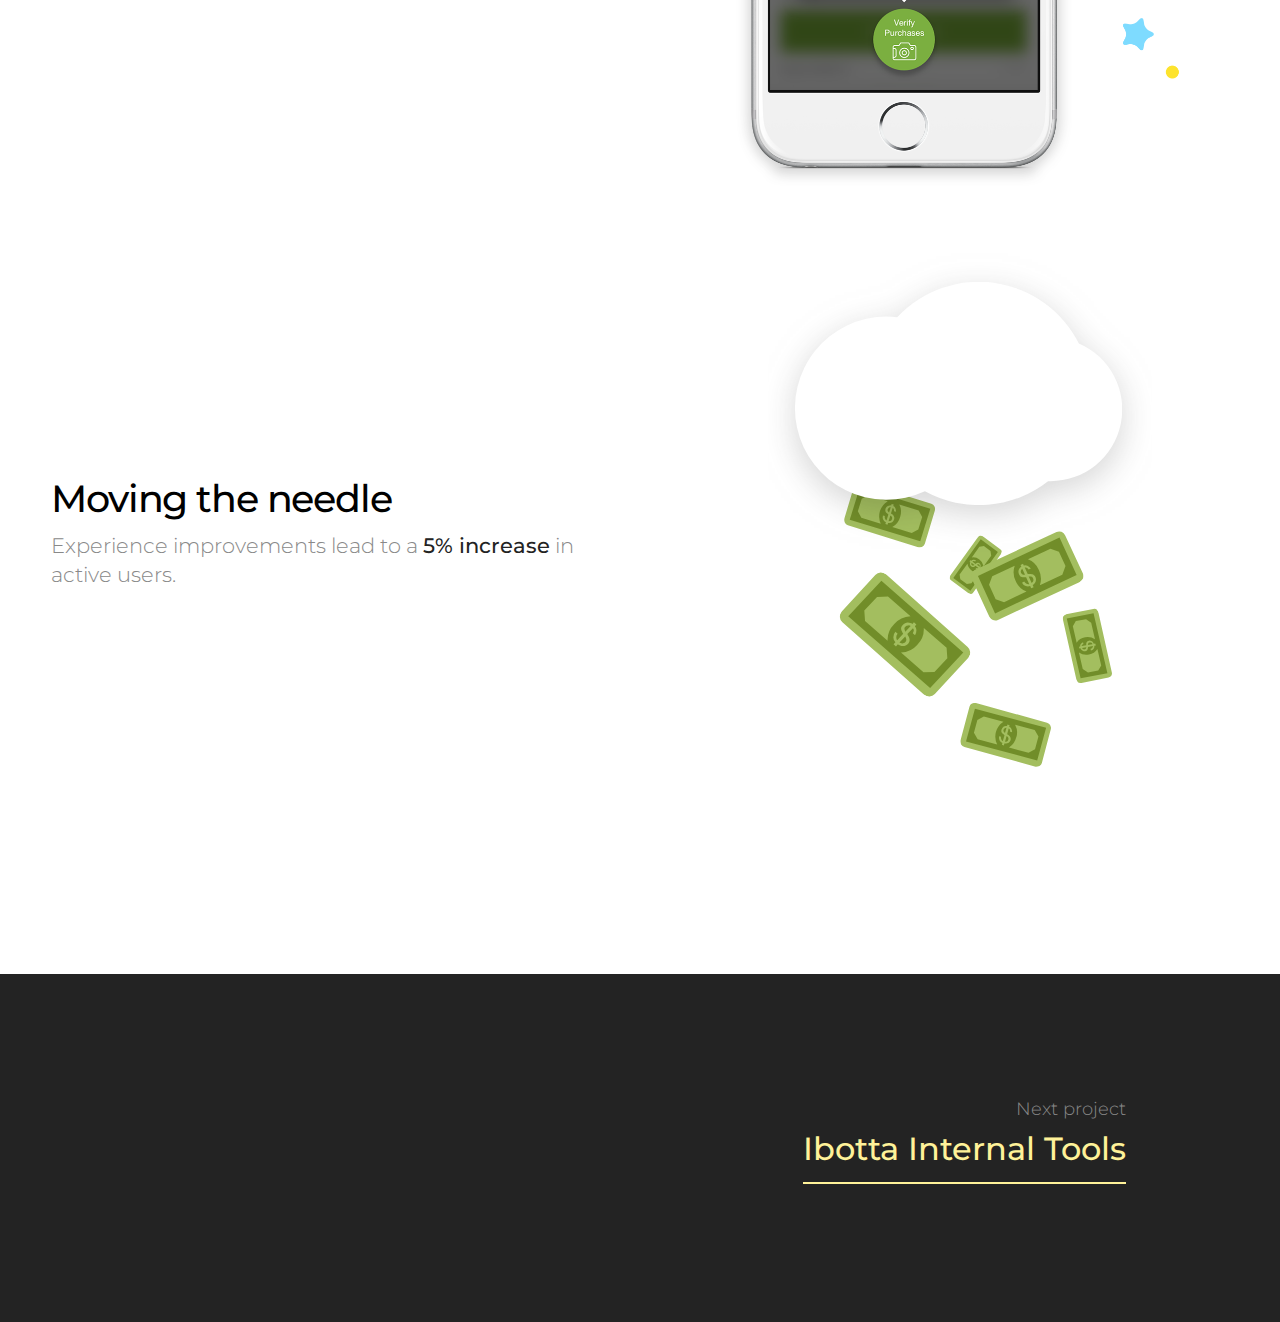
<file: onboarding.html>
<html>
  <head>
    <link rel="stylesheet" href="style/css/style.css" type="text/css"/>
    <link href="https://fonts.googleapis.com/css?family=Montserrat:300,500" rel="stylesheet">
    <meta name="viewport" content="width=device-width" />
    <meta name="format-detection" content="telephone=no">
    <title>Ibotta App On-boarding | Kris McDonald is a product designer.</title>
  </head>

  <body>
    <div class='project-intro onboarding'>
      <a href='index.html'><img class='logo' src='img/logo_black.svg'></a>
      <div class='headline'>
        <h1>A better on-boarding experience</h1>
      </div>
    </div>

    <div class='project-details'>
      <ul>
        <li class="list-label">Goal</li>
        <li>Increase the number of new users who become active users.</li>
      </ul>
      <ul>
        <li class="list-label">My Role</li>
        <li>UX/UI design</li>
        <li>Art direction</li>
      </ul>
    </div>

    <div class='benefit onboarding wireframe'>
      <div class='description'>
        <h2>Rethinking registration</h2>
        <p>Extensive user testing lead to a registration flow tailored to the needs of new Ibotta users.</p>
      </div>
      <div class='img-container'>
        <img src='img/projects/onboarding/wireframe.svg'>
      </div>
    </div>

    <!--div class='benefit partner-portal bottleneck'>
      <div class='description'>
        <h2>Getting personal</h2>
        <p>Mapping Ibotta's account management process revealed solvable pain points.</p>
      </div>
      <div class='img-container'>
        <img src='img/projects/partner-portal/benefit_bottleneck.svg'>
      </div>
    </div-->

    <div class='benefit onboarding help'>
      <div class='description'>
        <h2>Help when it&rsquo;s needed</h2>
        <p>Discoverable step-by-step animated guides increased user confidence.</p>
      </div>
      <div class='img-container'>
        <img src='img/projects/onboarding/help.png'>
      </div>
    </div>

    <div class='benefit onboarding animations'>
      <div class='description'>
        <h2>You earned it</h2>
        <p>Celebrating achievements with playful animations increased user satisfaction across the board.</p>
      </div>
      <div class='img-container'>
        <img src='img/projects/onboarding/animations.png'>
      </div>
    </div>

    <div class='benefit onboarding result'>
      <div class='description'>
        <h2>Moving the needle</h2>
        <p>Experience improvements lead to a <span>5% increase</span> in active users.</p>
      </div>
      <div class='img-container'>
        <img src='img/projects/onboarding/rain.svg'>
      </div>
    </div>

    <div class='next-project'>
      <p>Next project</p>
      <h3><a href='ibotta-internal.html'>Ibotta Internal Tools</a></h3>
    </div>

  </body>

</html>
</file>
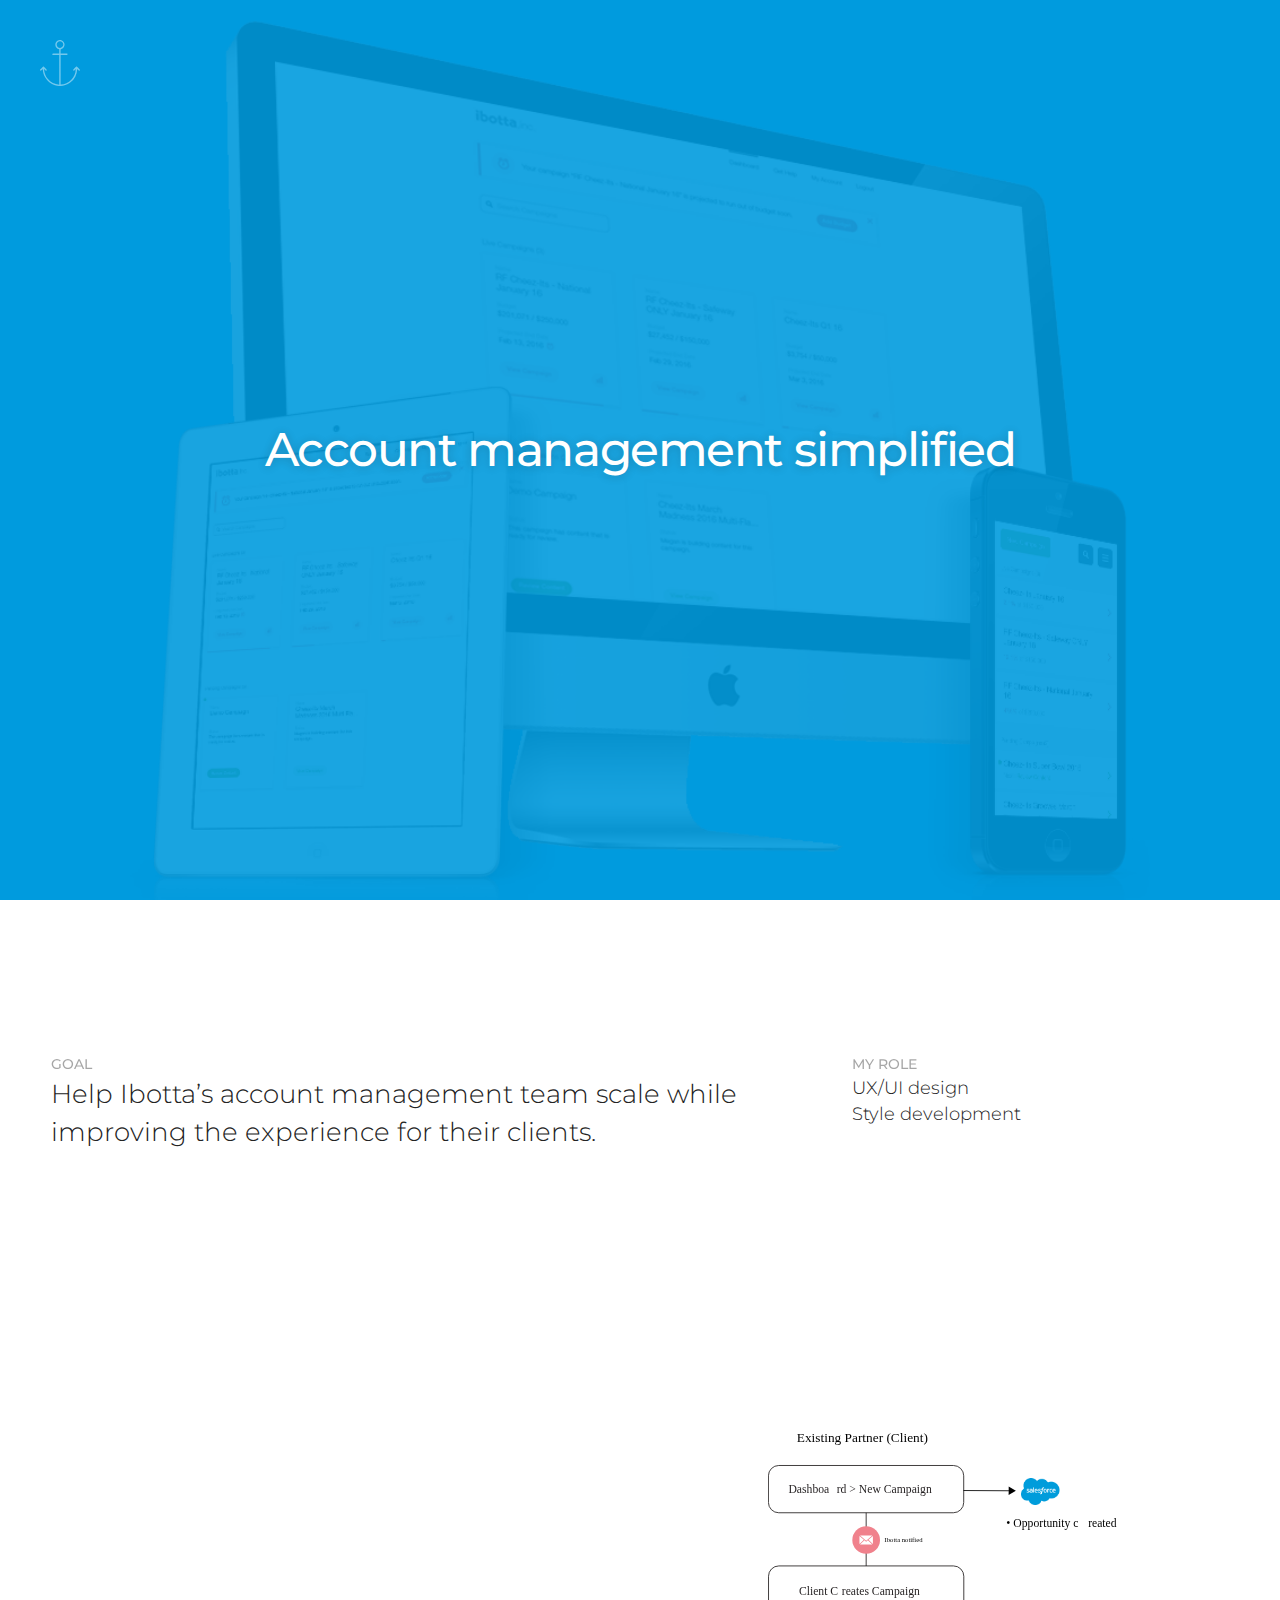
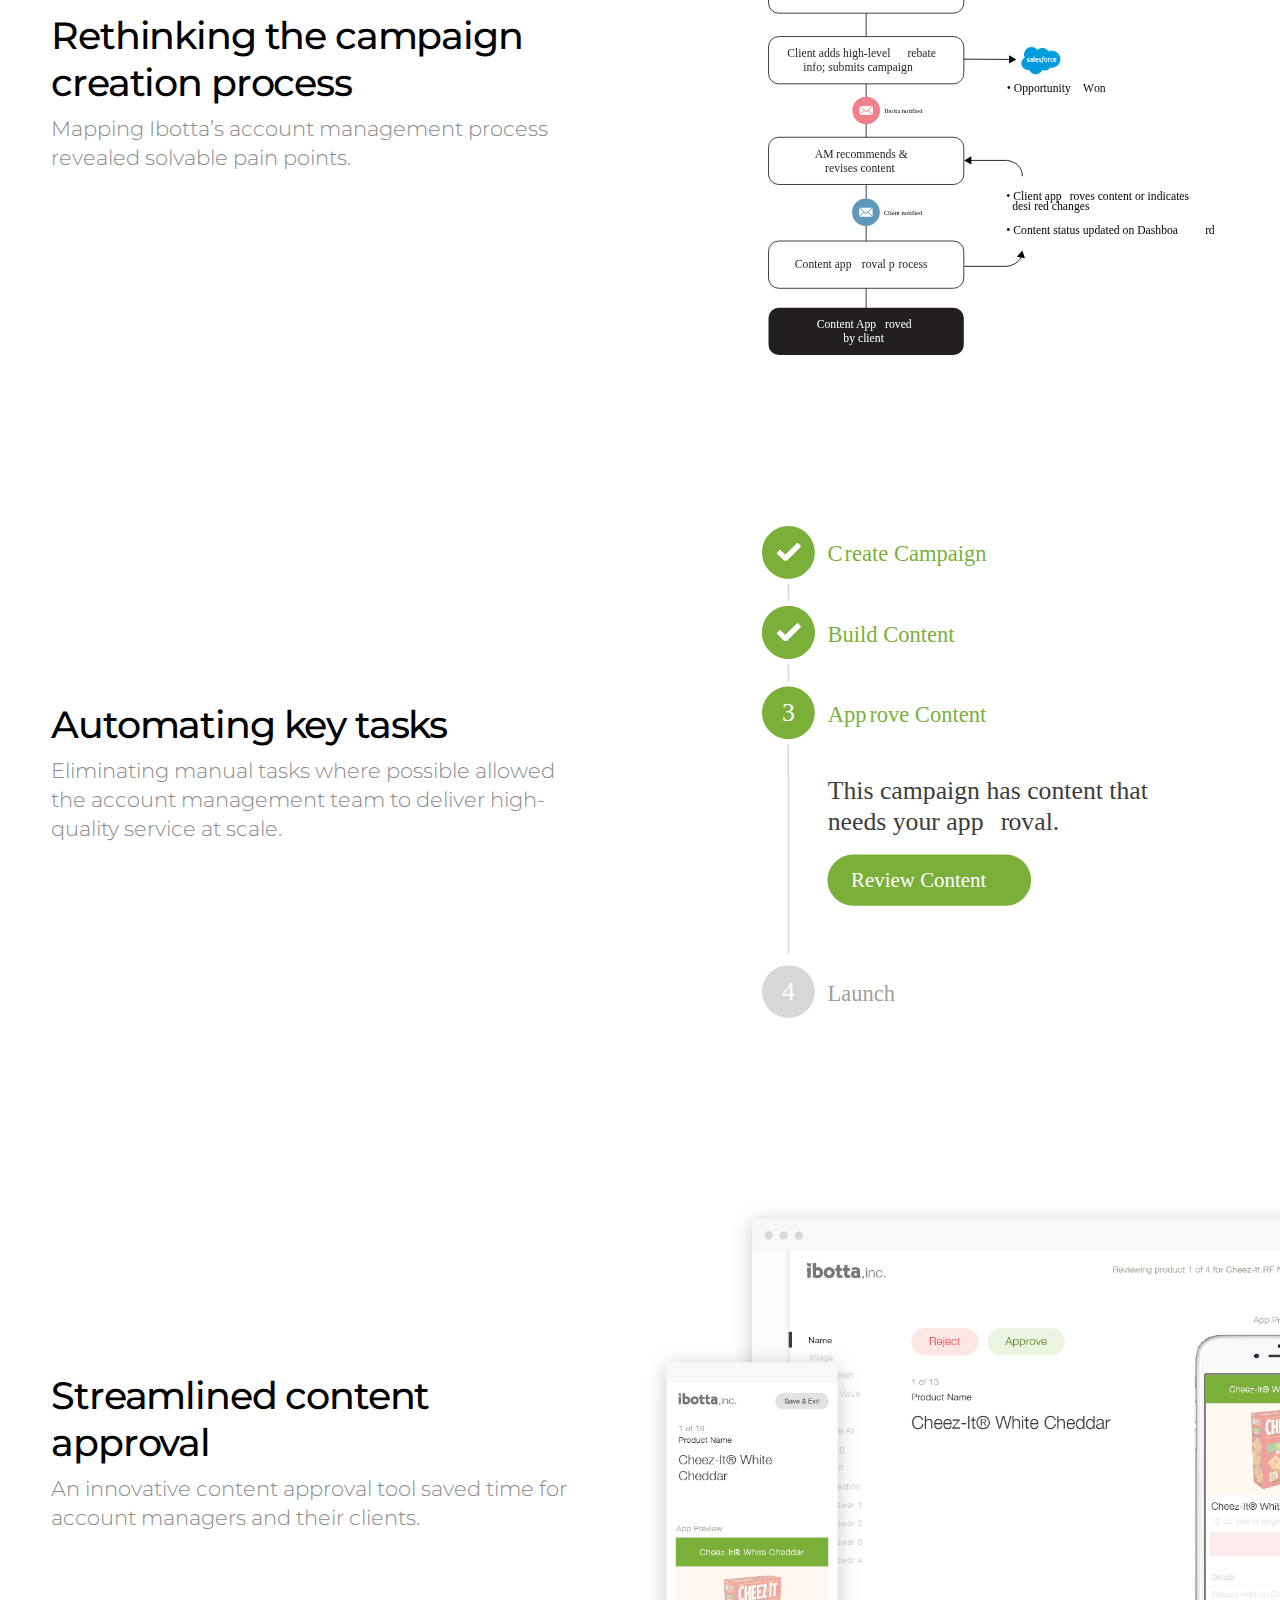
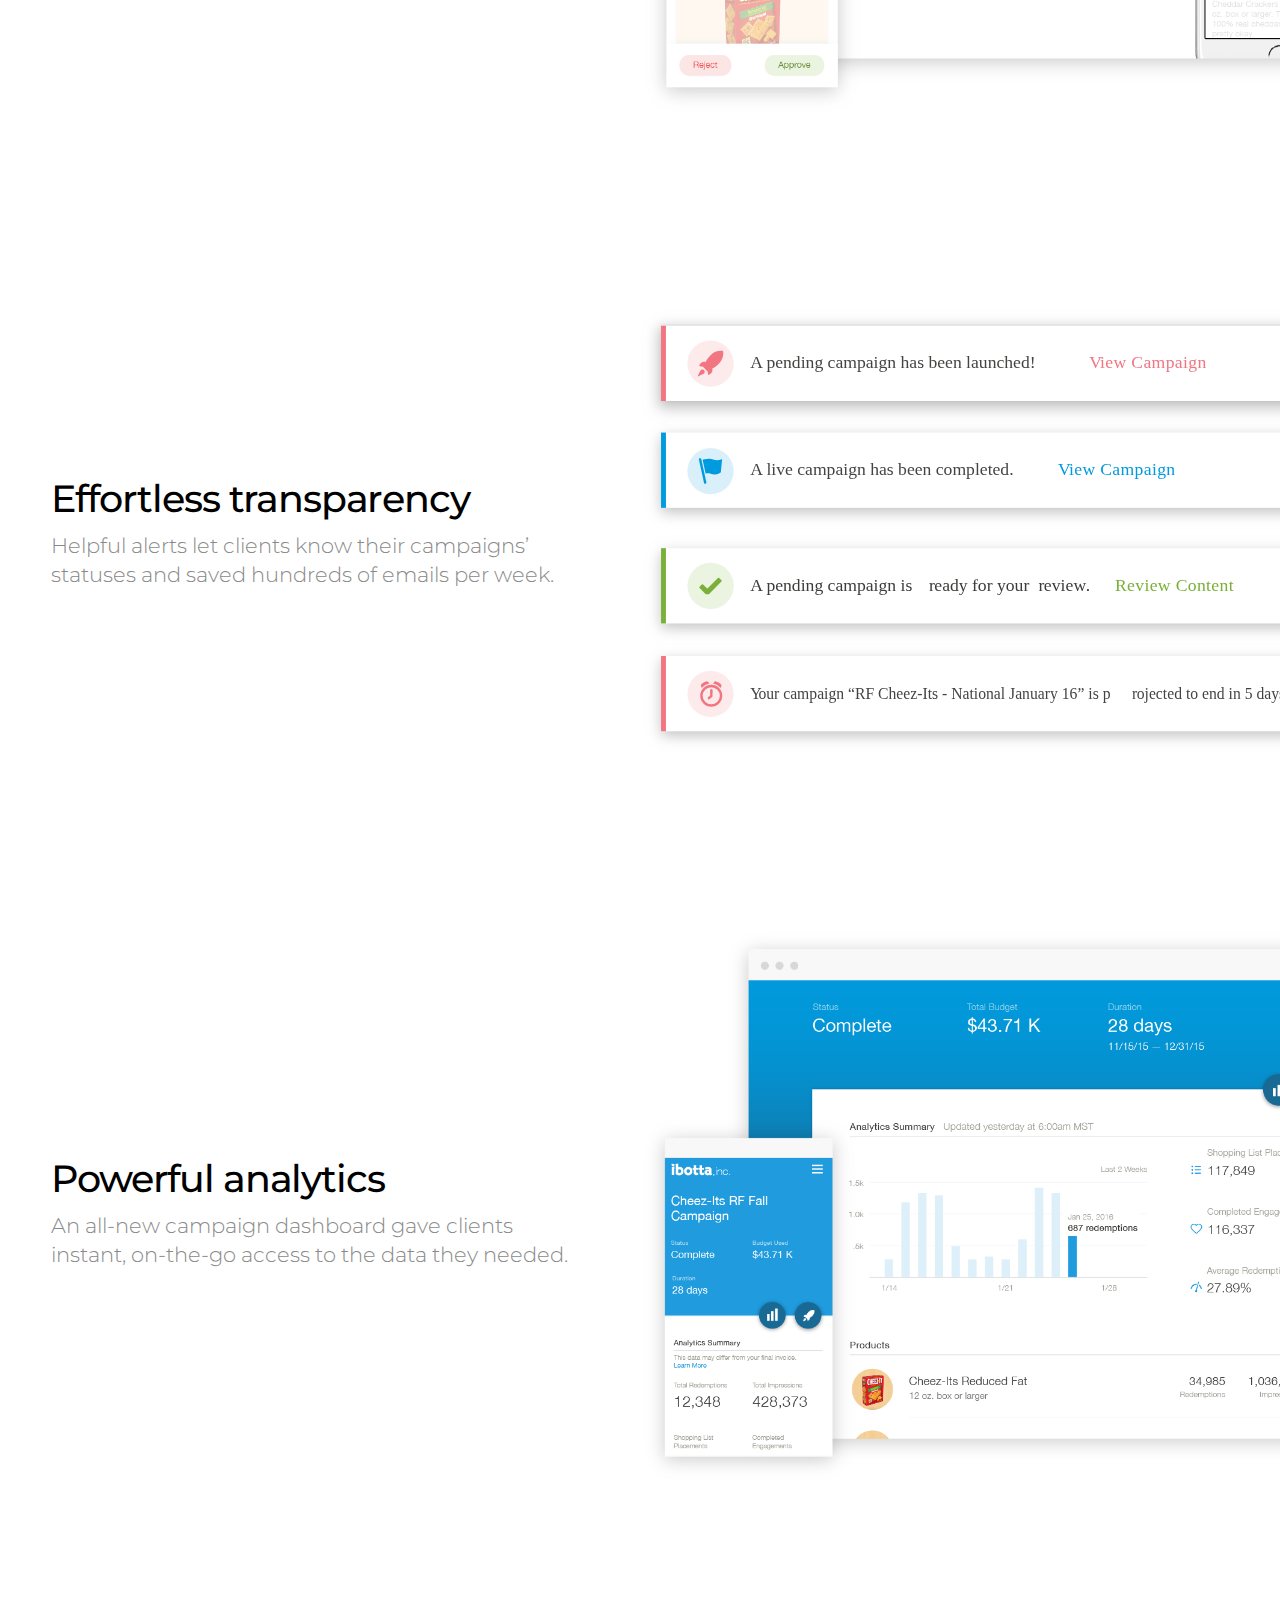
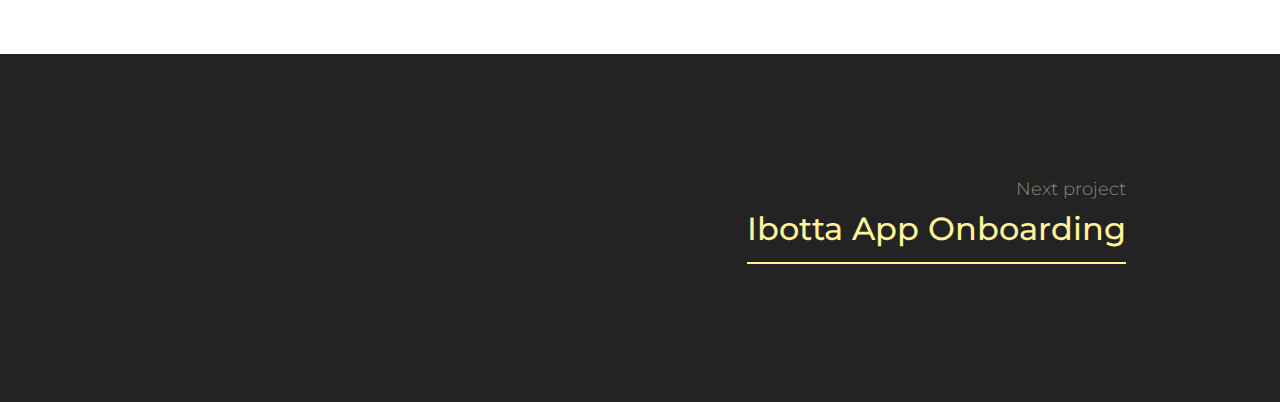
<file: partner-portal.html>
<html>
  <head>
    <link rel="stylesheet" href="style/css/style.css" type="text/css"/>
    <link href="https://fonts.googleapis.com/css?family=Montserrat:300,500" rel="stylesheet">
    <meta name="viewport" content="width=device-width" />
    <meta name="format-detection" content="telephone=no">
    <title>Ibotta Partner Portal | Kris McDonald is a product designer.</title>
  </head>

  <body>
    <div class='project-intro partner-portal'>
      <a href='index.html'><img class='logo' src='img/logo.svg'></a>
      <div class='headline'>
        <h1>Account management simplified</h1>
      </div>
    </div>

    <div class='project-details'>
      <ul>
        <li class="list-label">Goal</li>
        <li>Help Ibotta&rsquo;s account management team scale while improving the experience for their clients.</li>
      </ul>
      <ul>
        <li class="list-label">My Role</li>
        <li>UX/UI design</li>
        <li>Style development</li>
      </ul>
    </div>

    <div class='benefit partner-portal bottleneck'>
      <div class='description'>
        <h2>Rethinking the campaign creation process</h2>
        <p>Mapping Ibotta&rsquo;s account management process revealed solvable pain points.</p>
      </div>
      <div class='img-container'>
        <img src='img/projects/partner-portal/benefit_bottleneck.svg'>
      </div>
    </div>

    <div class='benefit partner-portal progress'>
      <div class='description'>
        <h2>Automating key tasks</h2>
        <p>Eliminating manual tasks where possible allowed the account management team to deliver high-quality service at scale.</p>
      </div>
      <div class='img-container'>
        <img src='img/projects/partner-portal/benefit_progress.svg'>
      </div>
    </div>

    <div class='benefit partner-portal content-approval'>
      <div class='description'>
        <h2>Streamlined content approval</h2>
        <p>An innovative content approval tool saved time for account managers and their clients.</p>
      </div>
      <div class='img-container'>
        <img src='img/projects/partner-portal/benefit_content-approval.png'>
      </div>
    </div>

    <div class='benefit partner-portal alerts'>
      <div class='description'>
        <h2>Effortless transparency</h2>
        <p>Helpful alerts let clients know their campaigns&rsquo; statuses and saved hundreds of emails per week.</p>
      </div>
      <div class='img-container'>
        <img src='img/projects/partner-portal/alerts.svg'>
      </div>
    </div>

    <div class='benefit partner-portal analytics'>
      <div class='description'>
        <h2>Powerful analytics</h2>
        <p>An all-new campaign dashboard gave clients instant, on-the-go access to the data they needed.</p>
      </div>
      <div class='img-container'>
        <img src='img/projects/partner-portal/benefit_analytics.png'>
      </div>
    </div>

    <div class='next-project'>
      <p>Next project</p>
      <h3><a href='onboarding.html'>Ibotta App Onboarding</a></h3>
    </div>

  </body>

</html>
</file>
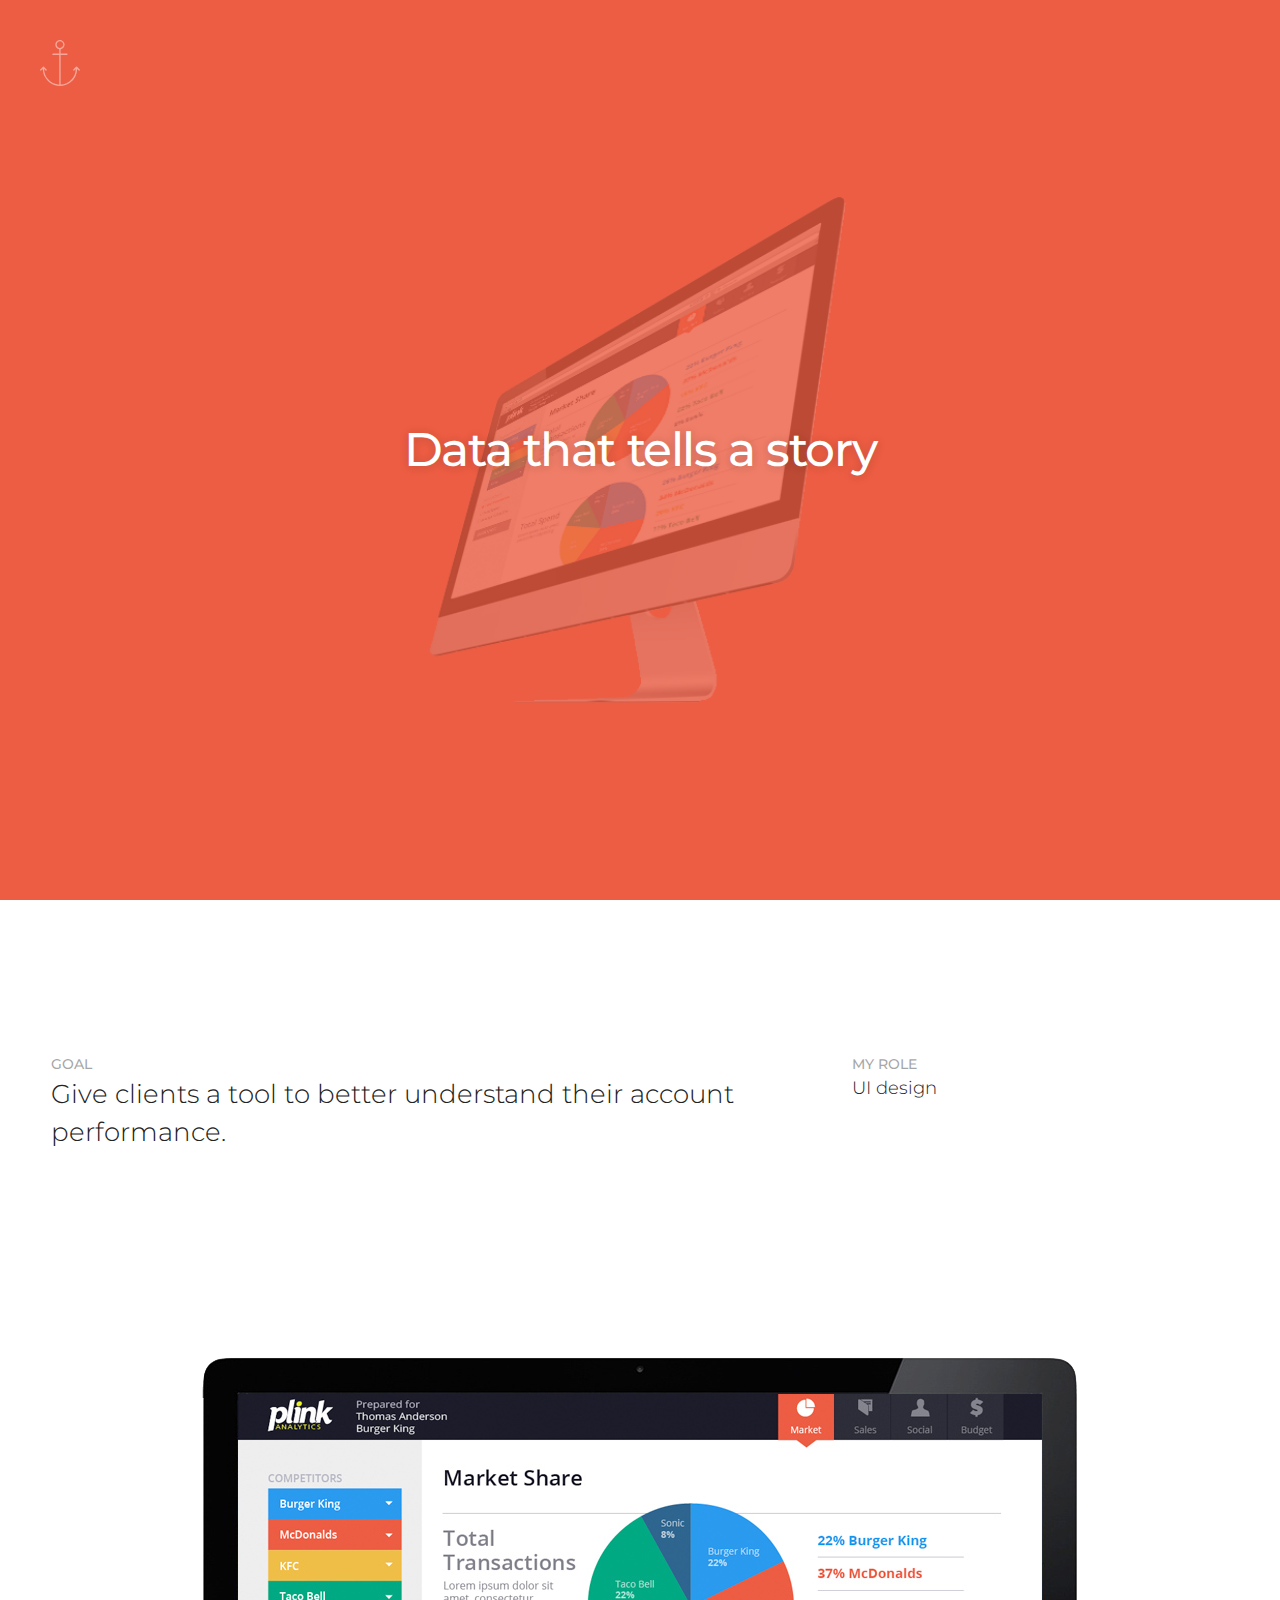
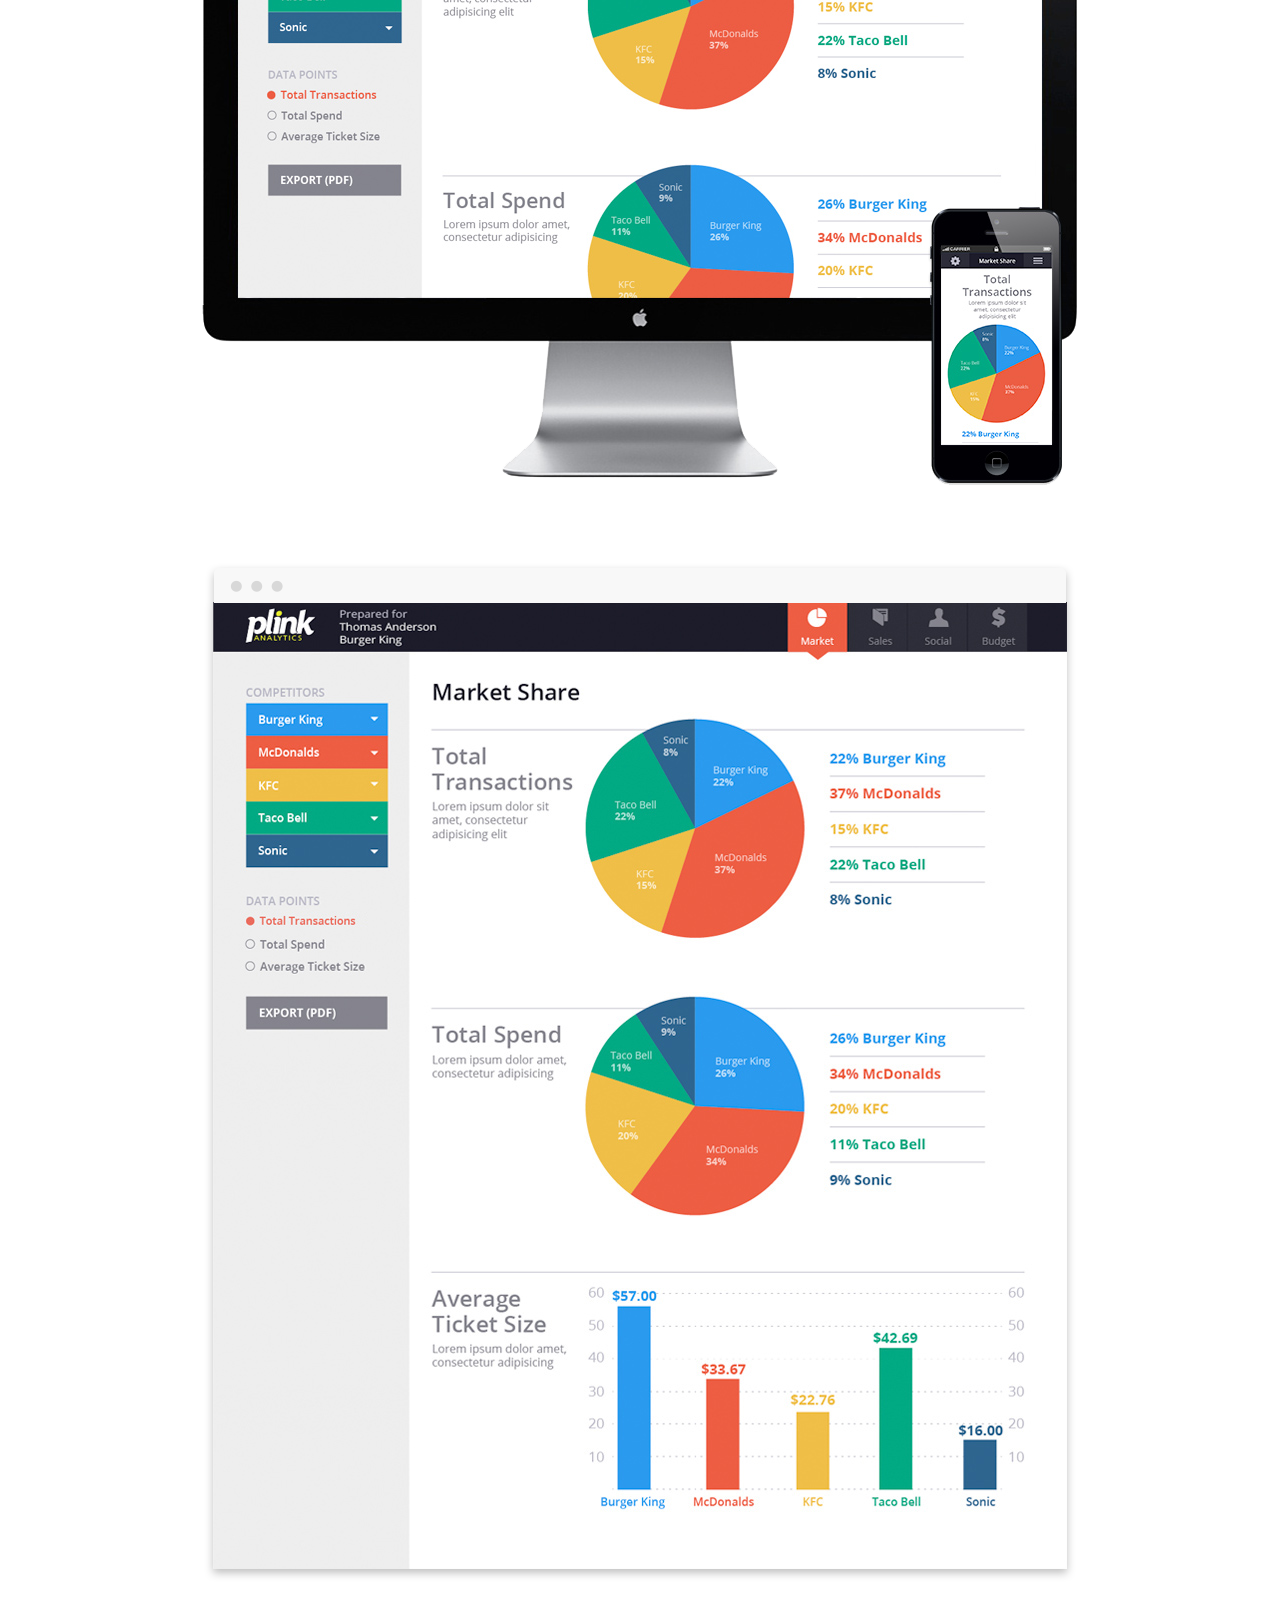
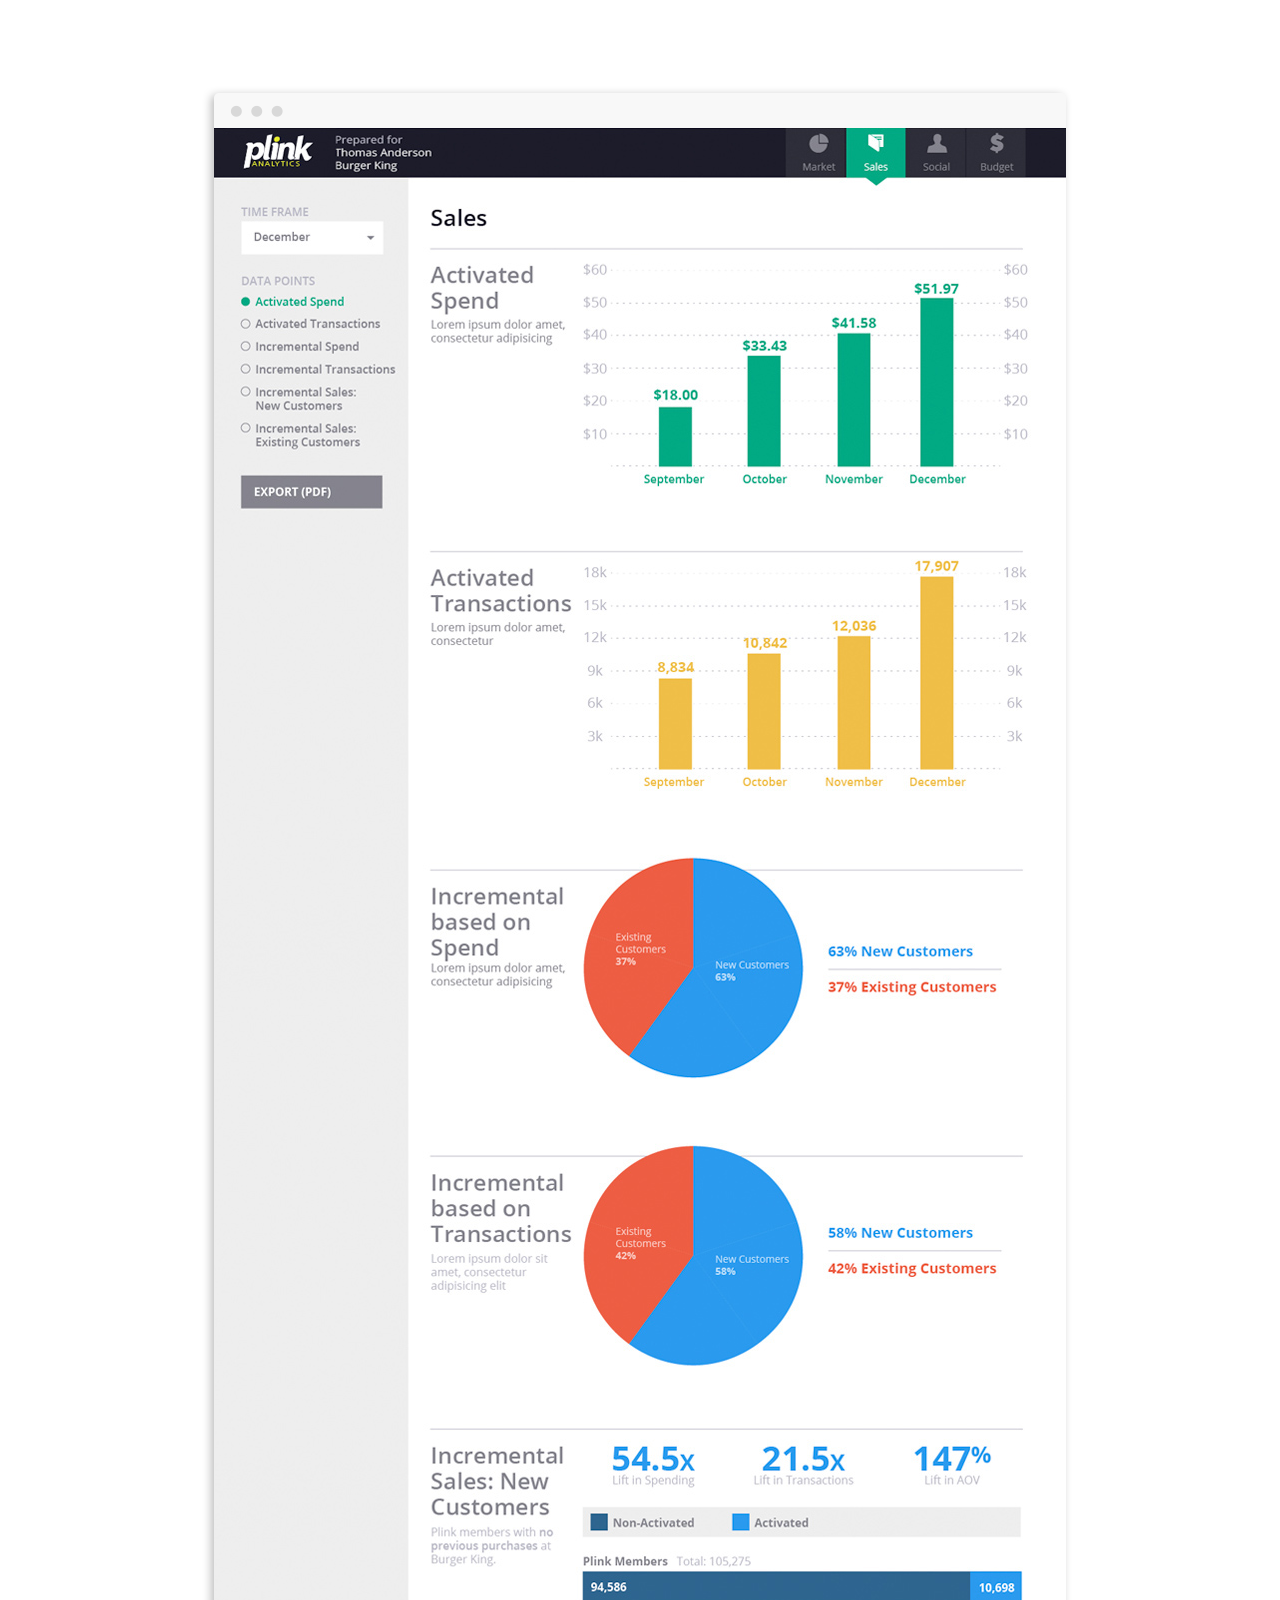
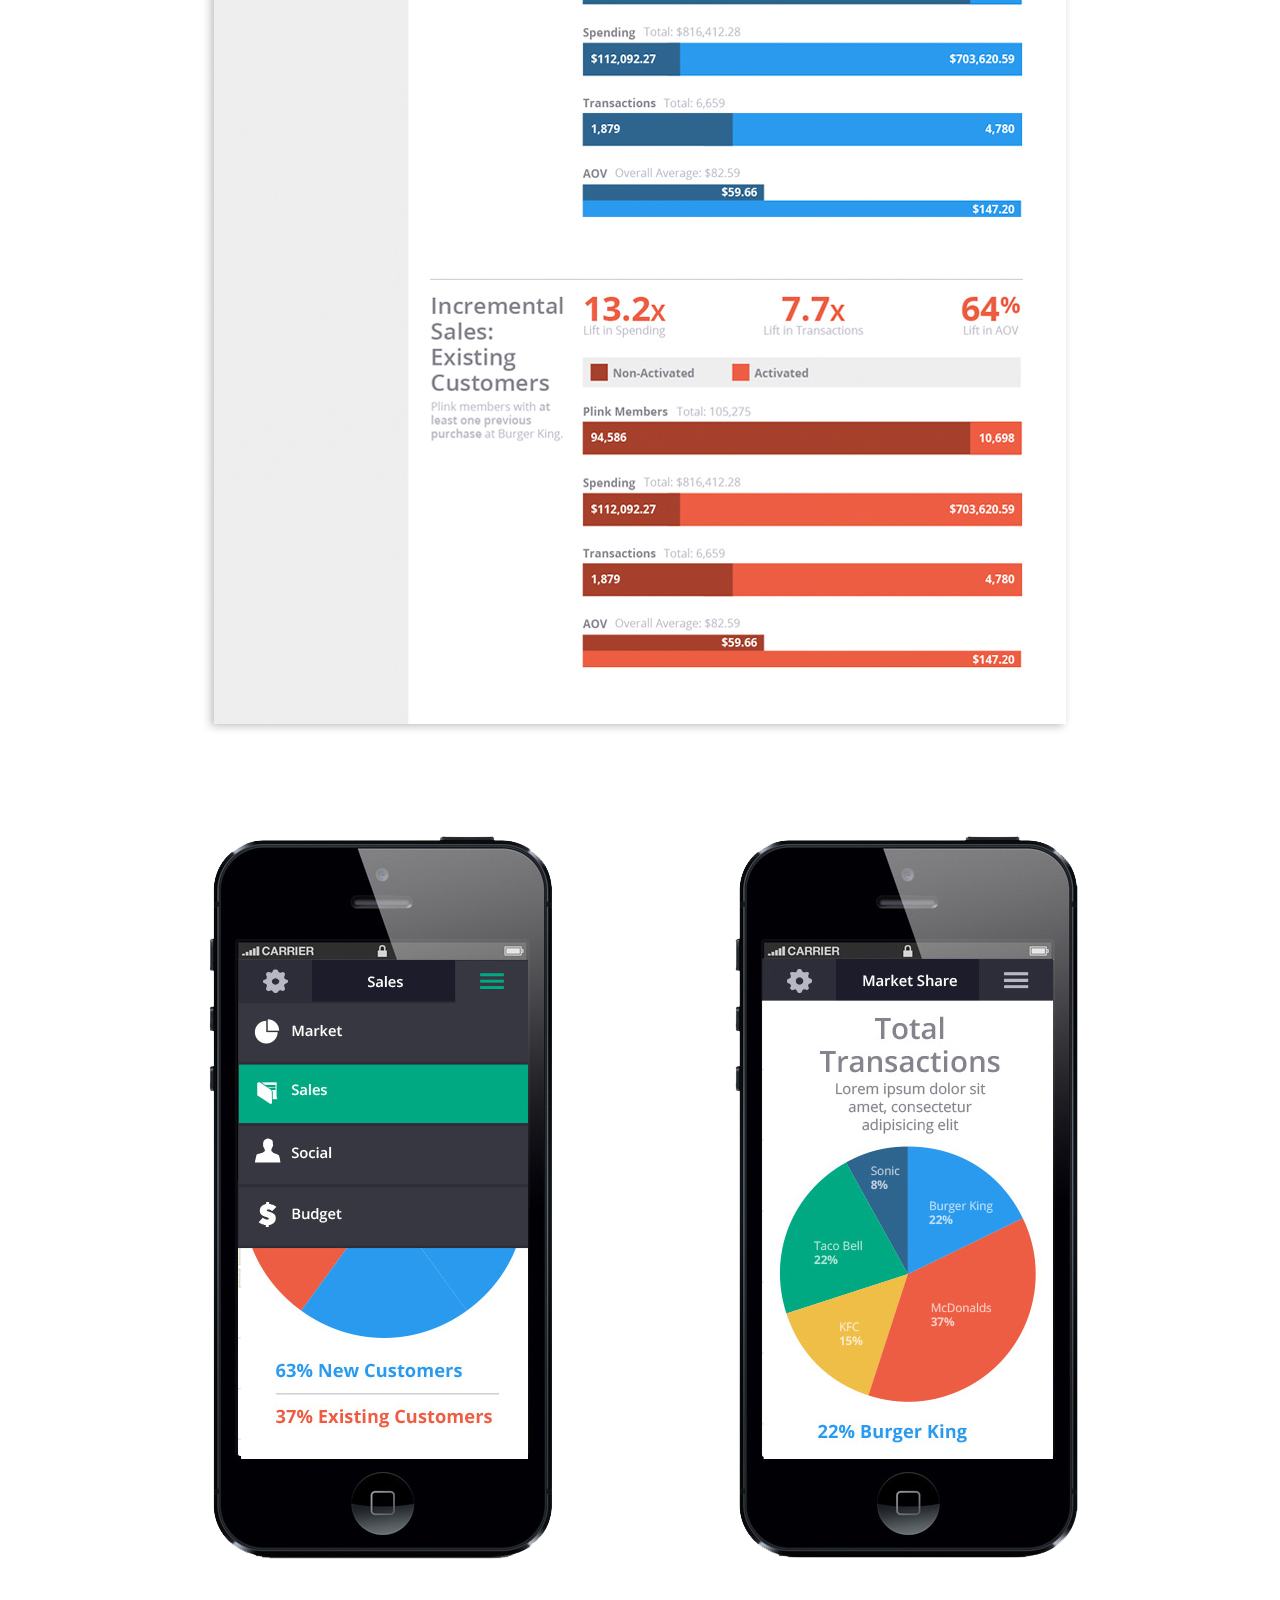
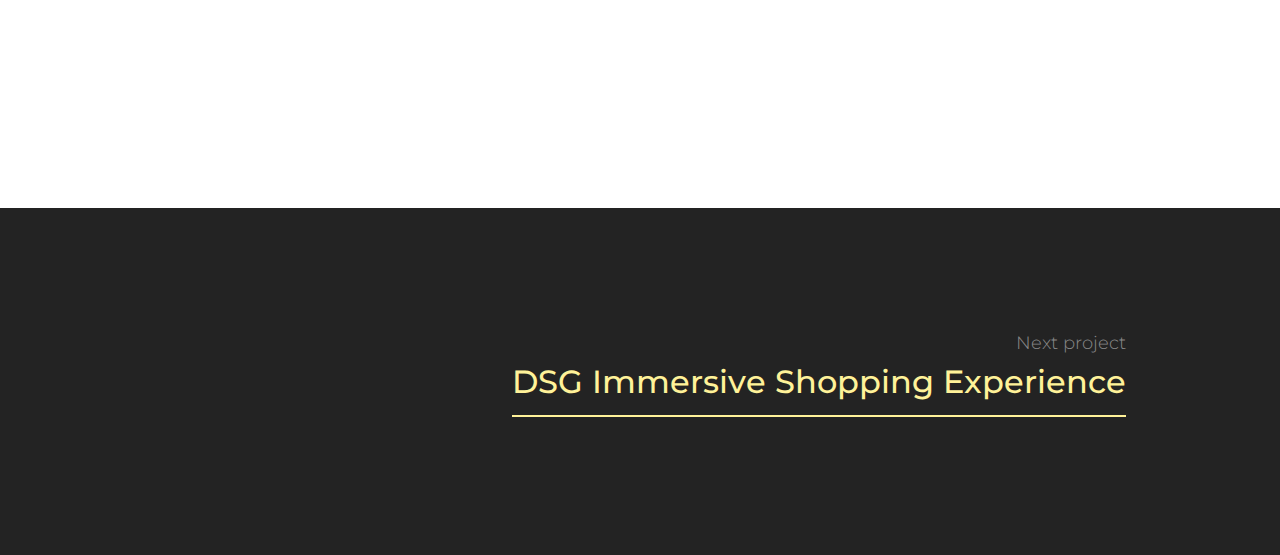
<file: plink-analytics.html>
<html>
  <head>
    <link rel="stylesheet" href="style/css/style.css" type="text/css"/>
    <link href="https://fonts.googleapis.com/css?family=Montserrat:300,500" rel="stylesheet">
    <meta name="viewport" content="width=device-width" />
    <meta name="format-detection" content="telephone=no">
    <title>Plink Analytics | Kris McDonald is a product designer.</title>
  </head>

  <body>
    <div class='project-intro plink-analytics'>
      <a href='index.html'><img class='logo' src='img/logo.svg'></a>
      <div class='headline'>
        <h1>Data that tells a story</h1>
      </div>
    </div>

    <div class='project-details'>
      <ul>
        <li class="list-label">Goal</li>
        <li>Give clients a tool to better understand their account performance.</li>
      </ul>
      <ul>
        <li class="list-label">My Role</li>
        <li>UI design</li>
      </ul>
    </div>

    <div class='imgs-centered'>
      <img src='img/projects/plink-analytics/plinkanal1.png'>
      <img src='img/projects/plink-analytics/plinkanal2.png'>
      <img src='img/projects/plink-analytics/plinkanal3.png'>
      <img src='img/projects/plink-analytics/plinkanal4.png'>
    </div>

    <div class='next-project'>
      <p>Next project</p>
      <h3><a href='dsg.html'>DSG Immersive Shopping Experience</a></h3>
    </div>

  </body>

</html>
</file>
<file: style/css/style.css>
body, h1, h2, h3, .launch, h4, p, ul, li {
  font-family: "Montserrat", Helvetica, sans-serif; }

h1 {
  color: #FFF;
  font-size: 3.7vw;
  text-shadow: 0 1px 10px rgba(25, 25, 25, 0.2);
  line-height: 1; }
  @media (max-width: 740px) {
    h1 {
      font-size: 2em; } }

h1, h2 {
  letter-spacing: -.03em; }

h1, h2 {
  font-weight: 500; }

h2 {
  font-size: 2.4em; }
  @media (max-width: 740px) {
    h2 {
      font-size: 1.6em; } }

h3, .launch {
  font-size: 2em;
  font-weight: 300; }
  @media (max-width: 740px) {
    h3, .launch {
      font-size: 1.6em; } }

h4 {
  line-height: 150%; }

h4, p, ul > li {
  font-weight: 300; }

h4, li {
  color: #F8F8F8;
  font-size: 1.6em; }
  @media (max-width: 740px) {
    h4, li {
      font-size: 1.4em; } }

p {
  color: #898989;
  font-size: 1.3em;
  line-height: 140%; }
  @media (max-width: 740px) {
    p {
      font-size: 1.1em; } }

* {
  box-sizing: border-box; }

body, h1, h2, h3, .launch, h4, p, ul, li {
  margin: 0;
  padding: 0; }

body {
  background: #FFF; }

ul {
  list-style-type: none;
  -webkit-padding-start: 0; }
  ul a {
    display: inline-block;
    position: relative;
    transition: all 0.3s ease;
    text-align: center; }
    ul a:after {
      background: #fff299;
      content: ' ';
      display: block;
      height: 2px;
      width: 100%;
      position: absolute;
      bottom: -40%;
      transition: all 0.3s ease; }
      @media (max-width: 740px) {
        ul a:after {
          display: none; } }
    ul a:hover {
      color: #fee84c; }
      ul a:hover:after {
        background: #fee84c;
        bottom: -15%; }

a {
  color: #fff299;
  outline: 0;
  text-decoration: none;
  transition: all 0.3s ease; }
  a:hover {
    color: #fee84c;
    cursor: pointer; }

.logo {
  opacity: .45;
  position: absolute;
  top: 40px;
  left: 40px;
  width: 40px;
  transition: all 0.3s ease; }
  .logo:hover {
    opacity: 1; }
  @media (max-width: 740px) {
    .logo {
      top: 24px;
      left: 24px;
      width: 24px; } }

@keyframes fade-in {
  0% {
    opacity: 0; }
  100% {
    opacity: 1; } }
footer {
  margin: 0 auto;
  max-width: 1400px;
  padding: 0 4%;
  margin-bottom: 8%; }
  @media (max-width: 740px) {
    footer {
      padding: 8% 2% 2%; } }
  footer h4, footer ul {
    margin: 8% 0 8% auto;
    width: 50%; }
    @media (max-width: 740px) {
      footer h4, footer ul {
        margin: 8% auto;
        width: 84%; } }
  footer h4:nth-of-type(2) {
    margin: 0 0 8%; }
  @media (max-width: 740px) {
    footer ul {
      margin-top: 16%; } }
  footer ul li {
    margin-top: 12%; }
    @media (min-width: 740px) {
      footer ul li {
        display: inline-block;
        margin-top: 0; }
        footer ul li:not(:first-child) {
          margin-left: 8%; } }
  @media (max-width: 740px) {
    footer.home {
      padding: 20% 2% 2%; } }

.intro, .project-intro {
  align-items: center;
  display: flex;
  flex-wrap: wrap;
  height: 100vh;
  margin: 0 auto;
  max-width: 1400px;
  padding: 0 4%; }
  @media (max-width: 740px) {
    .intro, .project-intro {
      padding: 0 6%; } }
  .intro .headline, .project-intro .headline {
    position: relative; }
  .intro.home, .home.project-intro {
    position: relative; }
    .intro.home .headline span, .home.project-intro .headline span {
      color: #fff299; }
    .intro.home .headline h3, .home.project-intro .headline h3, .intro.home .headline .launch, .home.project-intro .headline .launch {
      color: #FFFFFF;
      font-size: 1.6vw;
      font-weight: 300;
      margin-top: 2%; }
      @media (max-width: 740px) {
        .intro.home .headline h3, .home.project-intro .headline h3, .intro.home .headline .launch, .home.project-intro .headline .launch {
          font-size: 1.2em; } }
    @media (max-width: 740px) {
      .intro.home .headline, .home.project-intro .headline {
        margin-top: -16%; } }
  .intro .arrow, .project-intro .arrow {
    position: relative;
    animation: fade-in 1s;
    animation-delay: 1.25s;
    animation-iteration-count: 1;
    animation-fill-mode: forwards;
    opacity: 0;
    position: absolute;
    left: 5.2%;
    bottom: 20%; }
    .intro .arrow:after, .project-intro .arrow:after {
      content: "";
      position: absolute;
      bottom: -32px;
      width: 32px;
      height: 32px;
      margin-left: 32px;
      border-right: 1px solid #fff299;
      border-bottom: 1px solid #fff299;
      transform: rotate(45deg); }
    @media (max-width: 740px) {
      .intro .arrow, .project-intro .arrow {
        left: 0;
        bottom: 16%; } }

body.dark-bg {
  background: #242528; }

.projects {
  display: flex;
  flex-flow: row wrap;
  justify-content: space-between;
  margin: 0 auto;
  max-width: 1400px;
  padding: 0 4%; }
  @media (max-width: 740px) {
    .projects {
      padding: 0 0 12%; } }
  .projects .project {
    display: flex;
    height: 320px;
    margin-bottom: 4%;
    position: relative;
    transition: .5s; }
    @media (max-width: 740px) {
      .projects .project {
        margin-bottom: 2%; } }
    .projects .project a {
      align-items: center;
      display: flex;
      height: 100%;
      width: 100%; }
    .projects .project h3, .projects .project .launch {
      margin-top: -2%;
      padding: 36px; }
      @media (max-width: 740px) {
        .projects .project h3, .projects .project .launch {
          width: 100%;
          z-index: 1; } }
    .projects .project.partner-portal {
      flex-basis: 100%;
      background: #00b0fd url("../../img/home_project_partner-portal.png") no-repeat right; }
      @media (max-width: 740px) {
        .projects .project.partner-portal {
          flex-basis: 100%; } }
      .projects .project.partner-portal h3, .projects .project.partner-portal .launch {
        color: #FFF;
        align-self: auto; }
        @media (max-width: 740px) {
          .projects .project.partner-portal h3, .projects .project.partner-portal .launch {
            align-self: center;
            text-align: center; } }
      .projects .project.partner-portal:hover {
        background: #009BDE url("../../img/home_project_partner-portal.png") no-repeat right; }
      @media (max-width: 970px) {
        .projects .project.partner-portal {
          background: #009BDE url("../../img/home_project_partner-portal-MOBILE.png") no-repeat right; }
          .projects .project.partner-portal:hover {
            background: #0089c5 url("../../img/home_project_partner-portal-MOBILE.png") no-repeat right; } }
      .projects .project.partner-portal h3, .projects .project.partner-portal .launch {
        width: 60%; }
        @media (max-width: 740px) {
          .projects .project.partner-portal h3, .projects .project.partner-portal .launch {
            width: 100%; } }
    .projects .project.onboarding {
      flex-basis: 64%;
      background: #feeb61 url("../../img/home_project_onboarding.png") no-repeat;
      background-position: 120% 150%; }
      @media (max-width: 740px) {
        .projects .project.onboarding {
          flex-basis: 100%; } }
      .projects .project.onboarding h3, .projects .project.onboarding .launch {
        color: #242528;
        align-self: auto; }
        @media (max-width: 740px) {
          .projects .project.onboarding h3, .projects .project.onboarding .launch {
            align-self: center;
            text-align: center; } }
      @media (max-width: 740px) {
        .projects .project.onboarding {
          background-position: 300% 150%;
          background-position-x: 113px; } }
      .projects .project.onboarding:hover {
        background-color: #fee329; }
      .projects .project.onboarding h3, .projects .project.onboarding .launch {
        width: 74%; }
        @media (max-width: 740px) {
          .projects .project.onboarding h3, .projects .project.onboarding .launch {
            width: 100%; } }
    .projects .project.internal-tools {
      flex-basis: 32%;
      background: #5d9ab9 url("../../img/home_project_ibotta-internal.svg");
      background-size: 150%; }
      .projects .project.internal-tools h3, .projects .project.internal-tools .launch {
        width: 100%; }
      @media (max-width: 740px) {
        .projects .project.internal-tools {
          flex-basis: 100%; } }
      .projects .project.internal-tools h3, .projects .project.internal-tools .launch {
        color: #FFF;
        align-self: center;
        text-align: center; }
        @media (max-width: 740px) {
          .projects .project.internal-tools h3, .projects .project.internal-tools .launch {
            align-self: center;
            text-align: center; } }
      .projects .project.internal-tools:hover {
        background-color: #4c8fb0; }
    .projects .project.ibotta-web {
      flex-basis: 32%;
      background: #f496a0 url("../../img/home_project_ibotta-web.png") no-repeat center;
      background-size: cover; }
      .projects .project.ibotta-web h3, .projects .project.ibotta-web .launch {
        width: 100%; }
      @media (max-width: 740px) {
        .projects .project.ibotta-web {
          flex-basis: 100%; } }
      .projects .project.ibotta-web h3, .projects .project.ibotta-web .launch {
        color: #FFF;
        align-self: center;
        text-align: center; }
        @media (max-width: 740px) {
          .projects .project.ibotta-web h3, .projects .project.ibotta-web .launch {
            align-self: center;
            text-align: center; } }
      .projects .project.ibotta-web:hover {
        background-color: #F17682; }
      .projects .project.ibotta-web a {
        width: 100%; }
    .projects .project.plink-analytics {
      flex-basis: 64%;
      background: #ee654c url("../../img/home_project_plink-analytics.png") no-repeat 90% 20%; }
      @media (max-width: 740px) {
        .projects .project.plink-analytics {
          flex-basis: 100%; } }
      .projects .project.plink-analytics h3, .projects .project.plink-analytics .launch {
        color: #FFF;
        align-self: auto; }
        @media (max-width: 740px) {
          .projects .project.plink-analytics h3, .projects .project.plink-analytics .launch {
            align-self: center;
            text-align: center; } }
      @media (max-width: 740px) {
        .projects .project.plink-analytics {
          background: #ee654c url("../../img/projects/plink-analytics/plinkanal_feature.png") no-repeat 50% 20%; } }
      .projects .project.plink-analytics a {
        width: 100%; }
      .projects .project.plink-analytics h3, .projects .project.plink-analytics .launch {
        max-width: 320px;
        width: 50%; }
        @media (max-width: 740px) {
          .projects .project.plink-analytics h3, .projects .project.plink-analytics .launch {
            max-width: none;
            width: 100%; } }
      .projects .project.plink-analytics:hover {
        background-color: #eb4d30; }
    .projects .project.dsg {
      flex-basis: 64%;
      background: #009f42;
      position: relative;
      overflow: hidden; }
      @media (max-width: 740px) {
        .projects .project.dsg {
          flex-basis: 100%; } }
      .projects .project.dsg h3, .projects .project.dsg .launch {
        color: #FFF;
        align-self: center;
        text-align: center; }
        @media (max-width: 740px) {
          .projects .project.dsg h3, .projects .project.dsg .launch {
            align-self: center;
            text-align: center; } }
      .projects .project.dsg:hover {
        background: #008637; }
      .projects .project.dsg:after {
        background: url("../../img/home_project_dsg.jpg") no-repeat center;
        background-size: cover;
        content: ' ';
        display: block;
        position: absolute;
        left: 0;
        top: 0;
        width: 100%;
        height: 100%;
        z-index: 1;
        opacity: 0.09; }
      .projects .project.dsg a {
        width: 100%;
        z-index: 5; }
      .projects .project.dsg h3, .projects .project.dsg .launch {
        width: 100%; }

.project-intro {
  max-width: none; }
  .project-intro .headline {
    margin: auto; }
  .project-intro.partner-portal {
    background: #009BDE url("../../img/projects/partner-portal/feature.png") no-repeat bottom;
    background-size: contain; }
  .project-intro.onboarding {
    background: #FEE42E url("../../img/projects/onboarding/feature.svg") no-repeat 100% 50%;
    background-size: 100%; }
    .project-intro.onboarding h1 {
      color: #232323; }
    .project-intro.onboarding .logo {
      fill: #232323; }
  .project-intro.ibotta-web {
    background: #F17682 url("../../img/projects/ibotta-web/feature-notes.png") no-repeat center;
    background-size: cover; }
  .project-intro.ibotta-internal {
    background: #5d9ab9 url("../../img/home_project_ibotta-internal.svg") 0% 10%;
    background-size: 90%; }
  .project-intro.plink-analytics {
    background: #ed5d43 url("../../img/projects/plink-analytics/plinkanal_feature.png") no-repeat center;
    background-size: 33%; }
    @media (max-width: 740px) {
      .project-intro.plink-analytics {
        background-size: auto; } }
  .project-intro.dsg {
    background: url("../../img/projects/dsg/feature.jpg") no-repeat center;
    background-size: cover; }
    .project-intro.dsg h1 {
      text-shadow: 0 1px 25px rgba(12, 12, 12, 0.8); }

.project-details {
  margin: 0 auto;
  max-width: 1400px;
  padding: 0 4%;
  display: flex;
  flex-basis: 100%;
  margin: 12% auto; }
  @media (max-width: 740px) {
    .project-details {
      flex-wrap: wrap;
      padding: 0 8%;
      margin: 12% auto 24%; } }
  @media (min-width: 1400px) {
    .project-details {
      padding: 0 10%;
      margin: 8% auto;
      max-width: none; } }
  .project-details ul {
    color: #232323; }
    .project-details ul:first-of-type {
      margin: 0 8% 4% 0;
      max-width: 60%; }
      @media (max-width: 740px) {
        .project-details ul:first-of-type {
          margin: 0 0 12%;
          max-width: none; } }
    .project-details ul:last-of-type {
      flex-shrink: 0;
      font-size: .7em; }
  .project-details li {
    color: #232323;
    line-height: 150%; }
    @media (max-width: 740px) {
      .project-details li {
        font-size: 1.2em;
        line-height: 125%; } }
    .project-details li.list-label {
      font-size: 14px;
      font-weight: 500;
      opacity: .4;
      text-transform: uppercase; }

.benefit {
  align-items: center;
  display: flex;
  flex: 1 0 100%;
  flex-wrap: wrap;
  height: 100vh;
  margin: auto;
  max-height: 680px;
  max-width: 1400px; }
  .benefit .description, .benefit .img-container {
    width: 50%; }
    @media (max-width: 740px) {
      .benefit .description, .benefit .img-container {
        margin-bottom: 4%;
        width: 100%; } }
  .benefit.horizontal {
    height: auto;
    margin-bottom: 8%; }
    @media (max-width: 740px) {
      .benefit.horizontal {
        margin-bottom: 20%; } }
    .benefit.horizontal .description, .benefit.horizontal .img-container {
      text-align: center;
      width: 100%; }
      @media (max-width: 740px) {
        .benefit.horizontal .description, .benefit.horizontal .img-container {
          text-align: left; } }
  @media (max-width: 740px) {
    .benefit {
      height: auto;
      margin: 4% auto 20%; } }
  @media (min-width: 1400px) {
    .benefit {
      max-height: 90vh;
      max-width: none;
      padding: 6%; } }
  .benefit .description {
    padding: 4%; }
    .benefit .description p {
      margin-top: .4em;
      font-weight: 300; }
    .benefit .description span {
      color: #232323;
      font-weight: 500; }
    @media (max-width: 740px) {
      .benefit .description {
        padding: 4% 8%; } }
    @media (min-width: 1400px) {
      .benefit .description {
        font-size: 120%; } }
    @media (min-width: 1800px) {
      .benefit .description {
        font-size: 145%; } }
  .benefit .img-container img {
    display: block;
    overflow: hidden;
    margin: auto;
    max-width: 100%;
    max-height: 680px; }
    @media (min-width: 1400px) {
      .benefit .img-container img {
        max-height: 90vh; } }
  .benefit.partner-portal.bottleneck .img-container img {
    float: right;
    margin-right: 10%;
    width: 70%; }
    @media (max-width: 740px) {
      .benefit.partner-portal.bottleneck .img-container img {
        display: block;
        float: none;
        margin: auto; } }
  .benefit.partner-portal.content-approval .img-container, .benefit.partner-portal.analytics .img-container, .benefit.partner-portal.alerts .img-container {
    position: absolute;
    right: 0; }
    .benefit.partner-portal.content-approval .img-container img, .benefit.partner-portal.analytics .img-container img, .benefit.partner-portal.alerts .img-container img {
      float: right; }
      @media (max-width: 740px) {
        .benefit.partner-portal.content-approval .img-container img, .benefit.partner-portal.analytics .img-container img, .benefit.partner-portal.alerts .img-container img {
          float: none; } }
    @media (max-width: 740px) {
      .benefit.partner-portal.content-approval .img-container, .benefit.partner-portal.analytics .img-container, .benefit.partner-portal.alerts .img-container {
        position: relative; } }
  .benefit.partner-portal.progress .img-container img {
    float: right;
    margin-right: 15%;
    width: 66%; }
    @media (max-width: 740px) {
      .benefit.partner-portal.progress .img-container img {
        display: block;
        float: none;
        margin: auto; } }
  .benefit.onboarding.wireframe .img-container img {
    float: right;
    margin-right: 10%;
    width: 80%; }
    @media (max-width: 740px) {
      .benefit.onboarding.wireframe .img-container img {
        display: block;
        float: none;
        margin: auto; } }
  .benefit.onboarding.result .img-container img {
    float: right;
    margin-right: 20%;
    width: 60%; }
    @media (max-width: 740px) {
      .benefit.onboarding.result .img-container img {
        display: block;
        float: none;
        margin: auto; } }
  .benefit.ibotta-web.roadblock .img-container, .benefit.ibotta-web.responsive .img-container, .benefit.ibotta-web.redesign .img-container {
    position: absolute;
    right: 0; }
    .benefit.ibotta-web.roadblock .img-container img, .benefit.ibotta-web.responsive .img-container img, .benefit.ibotta-web.redesign .img-container img {
      float: right; }
      @media (max-width: 740px) {
        .benefit.ibotta-web.roadblock .img-container img, .benefit.ibotta-web.responsive .img-container img, .benefit.ibotta-web.redesign .img-container img {
          float: none; } }
    @media (max-width: 740px) {
      .benefit.ibotta-web.roadblock .img-container, .benefit.ibotta-web.responsive .img-container, .benefit.ibotta-web.redesign .img-container {
        position: relative; } }
  .benefit.ibotta-internal.poc .img-container, .benefit.ibotta-internal.pattern .img-container {
    position: absolute;
    right: 0; }
    .benefit.ibotta-internal.poc .img-container img, .benefit.ibotta-internal.pattern .img-container img {
      float: right; }
      @media (max-width: 740px) {
        .benefit.ibotta-internal.poc .img-container img, .benefit.ibotta-internal.pattern .img-container img {
          float: none; } }
    @media (max-width: 740px) {
      .benefit.ibotta-internal.poc .img-container, .benefit.ibotta-internal.pattern .img-container {
        position: relative; } }
  .benefit.ibotta-internal.tools .img-container img {
    float: right;
    margin-right: 5%;
    width: 90%; }
    @media (max-width: 740px) {
      .benefit.ibotta-internal.tools .img-container img {
        display: block;
        float: none;
        margin: auto; } }

.imgs-centered {
  display: block;
  margin: auto;
  max-width: 876px;
  width: 90%; }
  .imgs-centered img {
    margin: 4% auto;
    max-width: 100%; }
    .imgs-centered img:last-of-type {
      margin-bottom: 16%; }
    .imgs-centered img:first-of-type {
      margin-top: 0; }
  @media (max-width: 740px) {
    .imgs-centered.dsg {
      overflow: hidden;
      padding: 0 5%;
      width: 100%; } }
  .imgs-centered.dsg img {
    display: block;
    width: auto; }
    .imgs-centered.dsg img:first-child {
      margin-bottom: -25%;
      margin-left: -10%; }
    .imgs-centered.dsg img:nth-child(2) {
      margin-left: 30%; }
    .imgs-centered.dsg img:nth-child(5) {
      margin-left: -20%; }
    .imgs-centered.dsg img:nth-child(7) {
      margin-left: 20%; }

.launch {
  justify-content: center;
  display: flex;
  margin: 8% auto 12%;
  text-align: center; }
  .launch a {
    display: inline-block;
    position: relative;
    transition: all 0.3s ease;
    text-align: center; }
    .launch a:after {
      background: #fff299;
      content: ' ';
      display: block;
      height: 2px;
      width: 100%;
      position: absolute;
      bottom: -40%;
      transition: all 0.3s ease; }
      @media (max-width: 740px) {
        .launch a:after {
          display: none; } }
    .launch a:hover {
      color: #fee84c; }
      .launch a:hover:after {
        background: #fee84c;
        bottom: -15%; }

.next-project {
  background: #232323;
  margin-top: 8%;
  padding: 9.6% 12% 12%;
  text-align: right;
  width: 100%; }
  .next-project a {
    display: inline-block;
    position: relative;
    transition: all 0.3s ease;
    text-align: center; }
    .next-project a:after {
      background: #fff299;
      content: ' ';
      display: block;
      height: 2px;
      width: 100%;
      position: absolute;
      bottom: -40%;
      transition: all 0.3s ease; }
      @media (max-width: 740px) {
        .next-project a:after {
          display: none; } }
    .next-project a:hover {
      color: #fee84c; }
      .next-project a:hover:after {
        background: #fee84c;
        bottom: -15%; }
  @media (max-width: 740px) {
    .next-project {
      padding: 20% 8%;
      text-align: center; } }
  .next-project p {
    font-size: 1.1em;
    margin-bottom: .4em; }
  .next-project h3, .next-project .launch {
    font-weight: 500; }

/*# sourceMappingURL=style.css.map */
</file>
